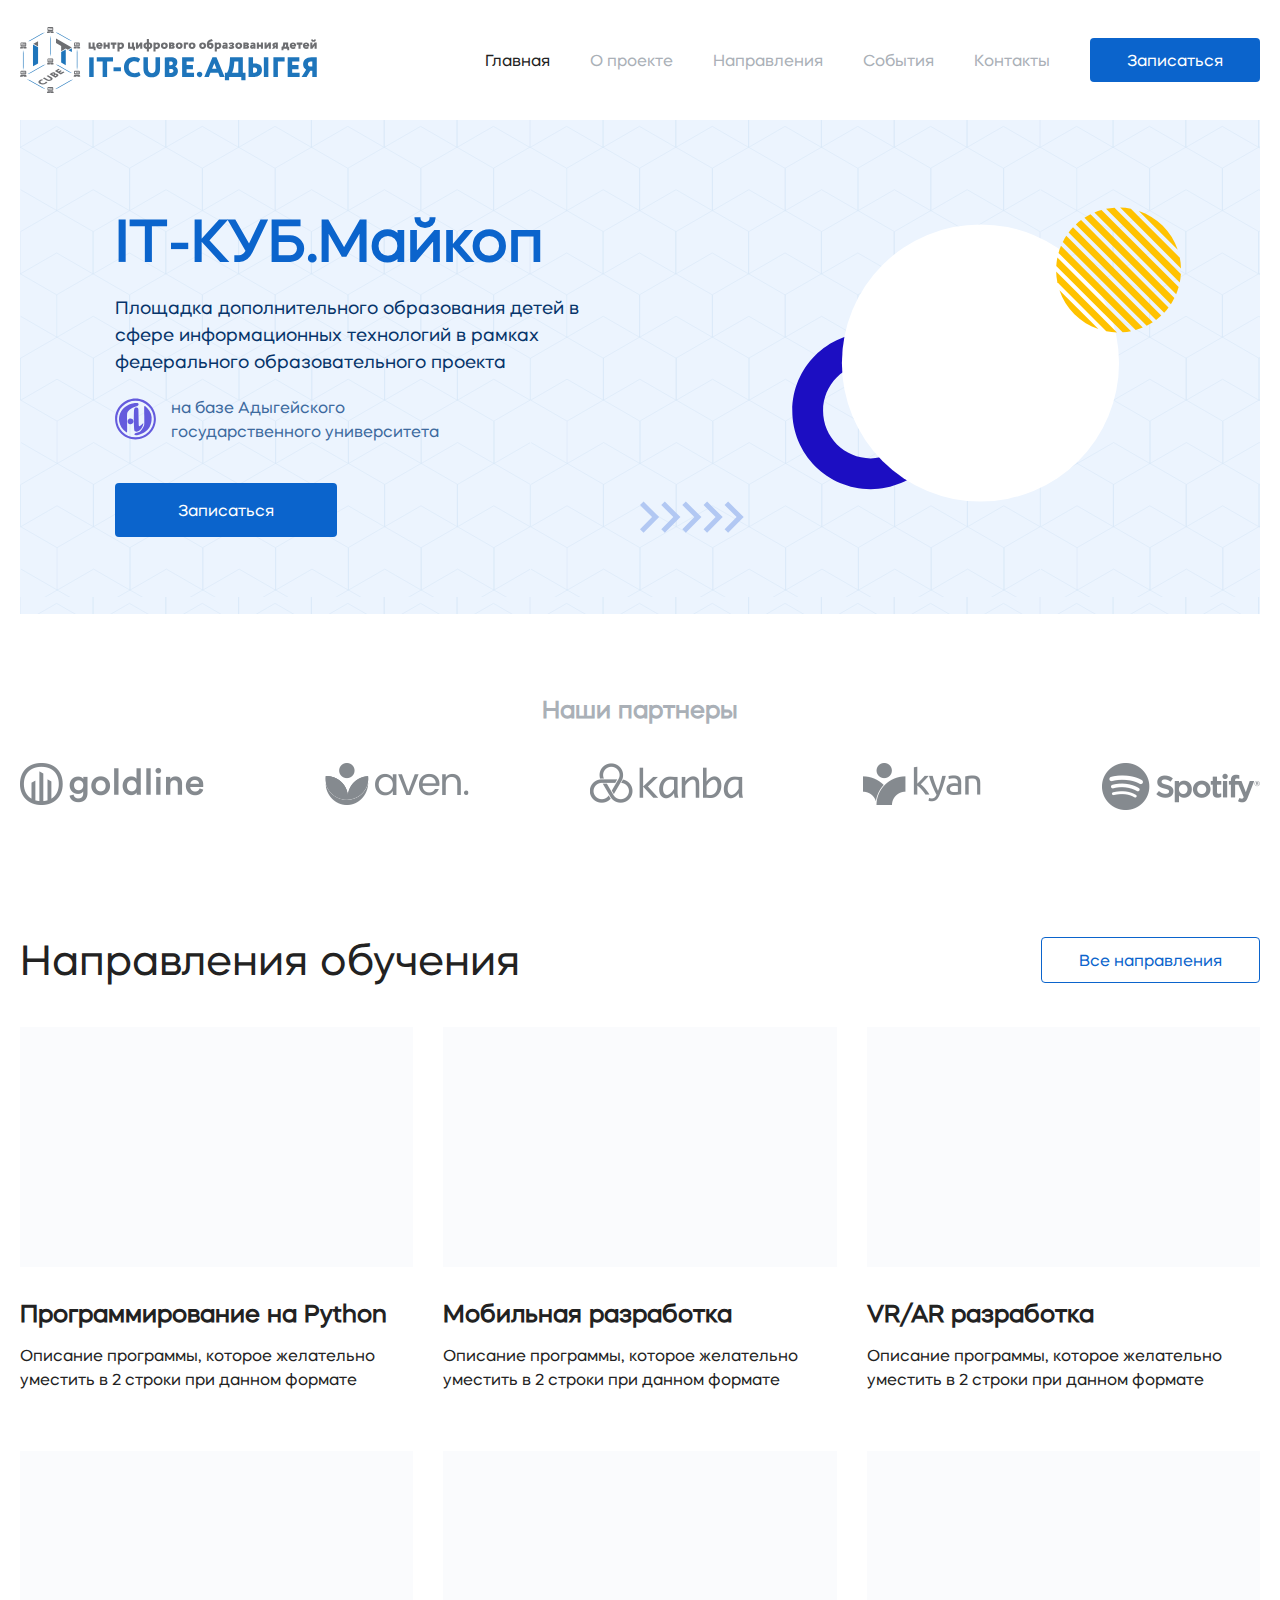
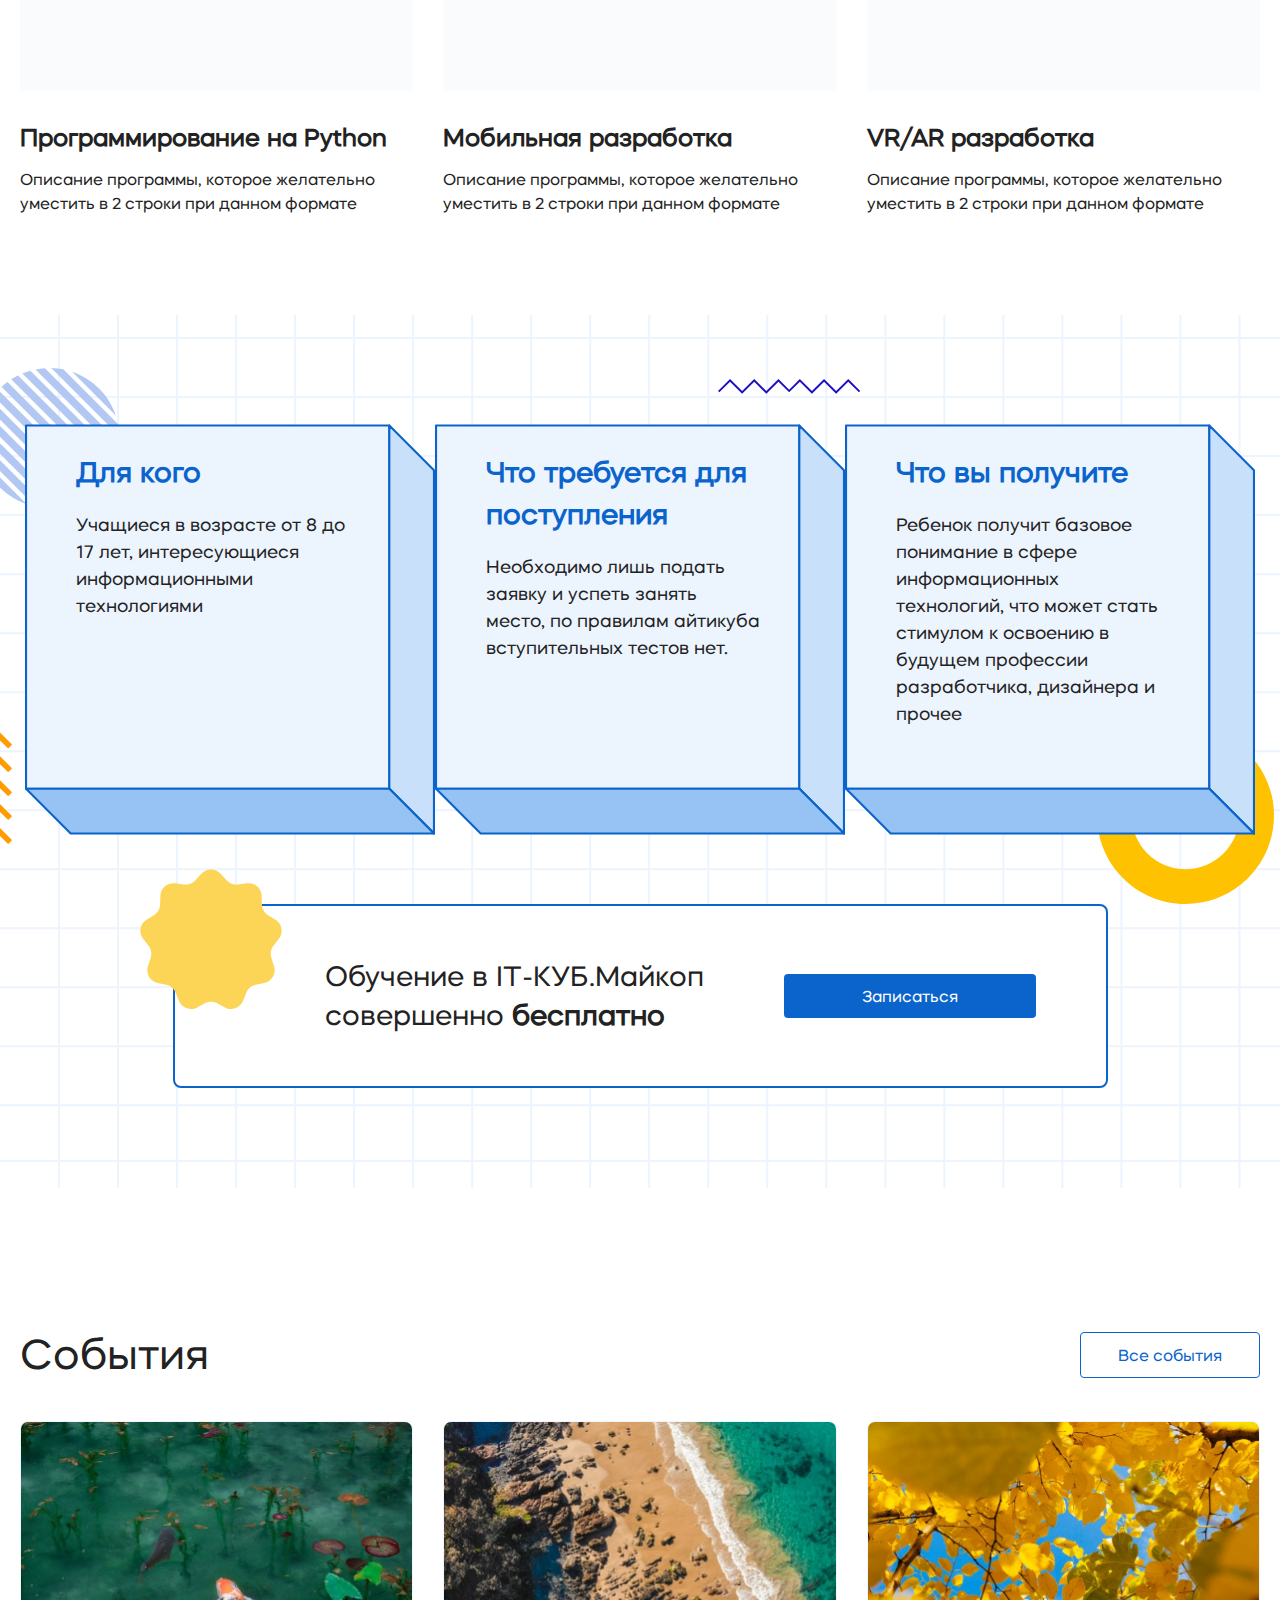
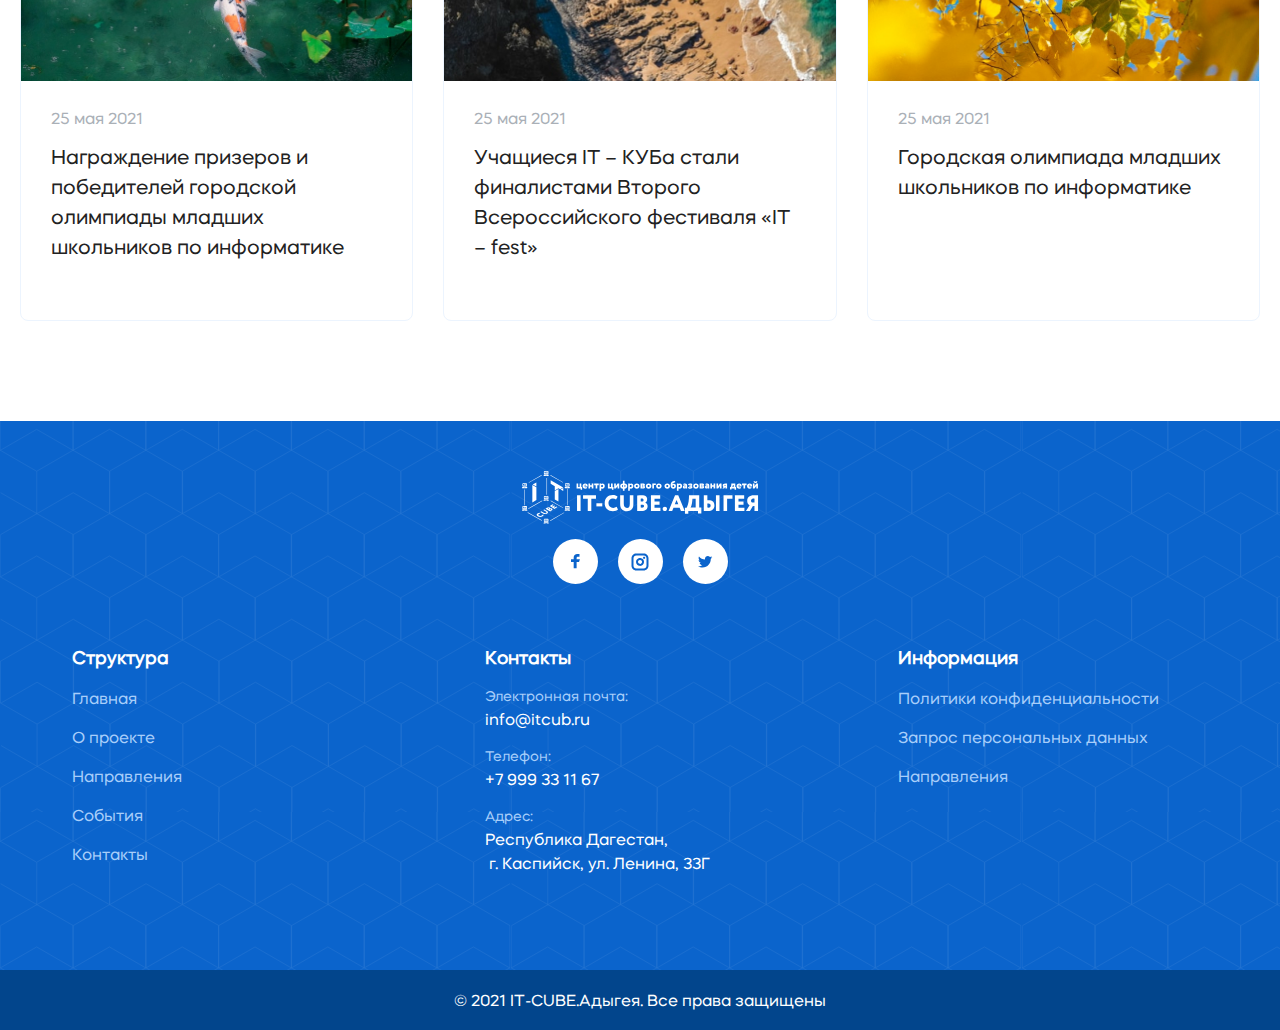
<file: index.html>
<!doctype html><html lang="ru"><head><meta charset="utf-8"><title>IT-Cub: Главная</title><meta name="description" content=""><meta name="viewport" content="width=device-width,initial-scale=1"><script defer="defer" src="main.js"></script><link href="main.css" rel="stylesheet"></head><body class="index-page"><div class="wrapper"><header class="header"><div class="_wrapper"><div class="header__content _container"><div class="main-logo _light header__logo _col"><a href="index.html"><img src="assets/img/main-logo.svg" alt="IT-КУБ"></a></div><div class="header__menu menu _col"><div class="menu__icon js-nav-menu-icon"></div><div class="menu__nav-wrapper"><nav class="menu__body"><ul class="menu__list"><li class="menu__item _active"><a class="menu__link" href="index.html">Главная</a></li><li class="menu__item"><a class="menu__link" href="about.html">О проекте</a></li><li class="menu__item"><a class="menu__link" href="directions.html">Направления</a></li><li class="menu__item"><a class="menu__link" href="events.html">События</a></li><li class="menu__item"><a class="menu__link" href="contacts.html">Контакты</a></li></ul></nav><button class="btn btn-m js-btn-cta">Записаться</button></div></div></div></div></header><main class="content-wrapper"><h1 class="visually-hidden">IT-Cub: Главная страница</h1><section class="hero"><div class="_wrapper"><div class="hero__content _container"><div class="hero__description _col"><h2 class="hero__title title-xl">IT-КУБ.Майкоп</h2><p class="hero__paragraph text-l">Площадка дополнительного образования детей в сфере информационных технологий в рамках федерального образовательного проекта</p><div class="hero__note text-m"><img class="note__image" src="assets/img/logo-university.svg" alt=""><p class="note__text">на базе Адыгейского<br>государственного университета</p></div><button class="btn btn-l js-btn-cta">Записаться</button></div><div class="hero__image-container _col"><img class="hero__image" src="assets/img/hero-img.svg" alt=""></div></div></div></section><section class="partners"><div class="_wrapper"><div class="partners__content _container"><h2 class="partners__title title-m">Наши партнеры</h2><div class="partners__list-wrapper"><ul class="partners__list"><li class="partners__item"><img class="partners__logo" src="assets/img/logo-goldline.png" alt="Goldline"></li><li class="partners__item"><img class="partners__logo" src="assets/img/logo-aven.png" alt="Aven"></li><li class="partners__item"><img class="partners__logo" src="assets/img/logo-kanba.png" alt="Kanba"></li><li class="partners__item"><img class="partners__logo" src="assets/img/logo-kyan.png" alt="Kyan"></li><li class="partners__item"><img class="partners__logo" src="assets/img/logo-spotify.png" alt="Spotify"></li></ul></div></div></div></section><section class="directions"><div class="_wrapper"><div class="cards__header _container"><h2 class="directions__title title-xm">Направления обучения</h2><a class="btn btn-m btn_ghost" href="directions.html">Все направления</a></div><div class="directions__list-wrapper"><ul class="directions__list _container _fw"><li class="directions__item _col"><a href="directions-inner.html"><div class="directions__image-wrapper"><img class="directions__image" src="assets/img/direction.jpg" alt=""></div><div class="directions__description"><h3 class="direction__title title-m">Программирование на Python</h3><p class="direction__description">Описание программы, которое желательно уместить в 2 строки при данном формате</p></div></a></li><li class="directions__item _col"><a href="directions-inner.html"><div class="directions__image-wrapper"><img class="directions__image" src="assets/img/direction.jpg" alt=""></div><div class="directions__description"><h3 class="direction__title title-m">Мобильная разработка</h3><p class="direction__description">Описание программы, которое желательно уместить в 2 строки при данном формате</p></div></a></li><li class="directions__item _col"><a href="directions-inner.html"><div class="directions__image-wrapper"><img class="directions__image" src="assets/img/direction.jpg" alt=""></div><div class="directions__description"><h3 class="direction__title title-m">VR/AR разработка</h3><p class="direction__description">Описание программы, которое желательно уместить в 2 строки при данном формате</p></div></a></li><li class="directions__item _col"><a href="directions-inner.html"><div class="directions__image-wrapper"><img class="directions__image" src="assets/img/direction.jpg" alt=""></div><div class="directions__description"><h3 class="direction__title title-m">Программирование на Python</h3><p class="direction__description">Описание программы, которое желательно уместить в 2 строки при данном формате</p></div></a></li><li class="directions__item _col"><a href="directions-inner.html"><div class="directions__image-wrapper"><img class="directions__image" src="assets/img/direction.jpg" alt=""></div><div class="directions__description"><h3 class="direction__title title-m">Мобильная разработка</h3><p class="direction__description">Описание программы, которое желательно уместить в 2 строки при данном формате</p></div></a></li><li class="directions__item _col"><a href="directions-inner.html"><div class="directions__image-wrapper"><img class="directions__image" src="assets/img/direction.jpg" alt=""></div><div class="directions__description"><h3 class="direction__title title-m">VR/AR разработка</h3><p class="direction__description">Описание программы, которое желательно уместить в 2 строки при данном формате</p></div></a></li></ul></div><a class="btn btn-m btn_ghost directions__btn_bottom" href="directions.html">Все направления</a></div></section><section class="for-whom"><div class="_wrapper"><h2 class="visually-hidden">Ответы на вопросы</h2><div class="for-whom__content"><div class="for-whom__list-wrapper _wrapper"><ul class="for-whom__list questions _container _fw"><li class="questions__item _col"><div class="question__wrapper"><h3 class="questions__title title-l">Для кого</h3><p class="question__description text-l">Учащиеся в возрасте от 8 до 17 лет, интересующиеся информационными технологиями</p></div></li><li class="questions__item _col"><div class="question__wrapper"><h3 class="questions__title title-l">Что требуется для поступления</h3><p class="question__description text-l">Необходимо лишь подать заявку и успеть занять место, по правилам айтикуба вступительных тестов нет.</p></div></li><li class="questions__item _col"><div class="question__wrapper"><h3 class="questions__title title-l">Что вы получите</h3><p class="question__description text-l">Ребенок получит базовое понимание в сфере информационных технологий, что может стать стимулом к освоению в будущем профессии разработчика, дизайнера и прочее</p></div></li></ul></div><div class="for-whom__cta"><p class="cta__text">Обучение в IT-КУБ.Майкоп<br>совершенно <b>бесплатно</b></p><button class="btn btn-m js-btn-cta">Записаться</button></div></div></div></section><section class="events"><div class="_wrapper"><div class="cards__header _container"><h2 class="events__title title-xm">События</h2><a class="btn btn-m btn_ghost" href="events.html">Все события</a></div><ul class="events__list _container _fw"><div class="event__item-wrapper _col"><li class="events__item card_lifted"><a href="events-inner.html"><div class="card__image-wrapper"><img class="events__image card__image" src="assets/img/event-1.jpg" alt="Награждение призеров и победителей городской олимпиады младших школьников по информатике"></div><div class="events__description card__description"><span class="event__time card__caption text-m">25 мая 2021</span><h3 class="event__title card__title title-s">Награждение призеров и победителей городской олимпиады младших школьников по информатике</h3></div></a></li></div><div class="event__item-wrapper _col"><li class="events__item card_lifted"><a href="events-inner.html"><div class="card__image-wrapper"><img class="events__image card__image" src="assets/img/event-2.jpg" alt="Учащиеся IT – КУБа стали финалистами Второго Всероссийского фестиваля «IT – fest»"></div><div class="events__description card__description"><span class="event__time card__caption text-m">25 мая 2021</span><h3 class="event__title card__title title-s">Учащиеся IT – КУБа стали финалистами Второго Всероссийского фестиваля «IT – fest»</h3></div></a></li></div><div class="event__item-wrapper _col"><li class="events__item card_lifted"><a href="events-inner.html"><div class="card__image-wrapper"><img class="events__image card__image" src="assets/img/event-3.jpg" alt="Городская олимпиада младших школьников по информатике"></div><div class="events__description card__description"><span class="event__time card__caption text-m">25 мая 2021</span><h3 class="event__title card__title title-s">Городская олимпиада младших школьников по информатике</h3></div></a></li></div></ul><a class="btn btn-m btn_ghost events__btn_bottom" href="events.html">Все события</a></div></section></main></div><section class="popup-subscribe"><div class="popup__overlay"></div><div class="popup-wrapper"><div class="popup__content" id="popup-subscribe"><h2 class="popup__title title-l">Запись на обучение</h2><button class="popup__close js-popup-close" arial-label="Закрыть форму">Закрыть форму</button><form class="subscribe-form" name="subscribe-form" action="https://echo.htmlacademy.ru/" method="POST" id="subscribe-form"><div class="input-group"><label class="input-group__label text-m" for="full-name">ФИО ребенка*</label><input class="form-input" name="full-name" id="subscribe-name" required placeholder="Иванов Иван Иванович"></div><div class="input-group"><label class="input-group__label text-m" for="parent-full-name">ФИО родителя или законного представителя*</label><input class="form-input" name="parent-full-name" id="subscribe-name-parent" required placeholder="Введите ФИО родителя"></div><div class="input-group"><label class="input-group__label text-m" for="phone">Номер телефона*</label><input class="form-input" type="tel" name="phone" id="subscribe-phone" required minlength="11" maxlength="17" placeholder="+7(000) 000 00 00"></div><div class="input-group"><label class="input-group__label text-m" for="address">Адрес*</label><input class="form-input" name="address" id="subscribe-address" required placeholder="Введите адрес"></div><button class="btn _fw" type="submit">Отправить заявку</button></form></div><div class="popup__content popup__content_success" id="popup-success"><h2 class="popup__title title-m">Спасибо! Ваша заявка получена<br>и зарегистрирована</h2><button class="popup__close js-popup-close" arial-label="Закрыть окно с адресом">Закрыть форму</button><p class="popup__success-text text-l">Вам остается лишь подъехать к нам и подписать документы на подачу заявления.</p><div class="input-group input-group_tall"><span class="input-group__label text-m">Адрес:</span><p class="success-address">Республика Дагестан, г. Каспийск, ул. Ленина, 33Г</p></div><button class="btn _fw js-popup-close" type="submit">Отлично</button></div></div></section><footer class="footer"><div class="_wrapper"><div class="footer__body _container"><div class="brand _col"><div class="main-logo _light footer__logo"><a href="index.html"><img src="assets/img/main-logo-white.svg" alt="IT-КУБ"></a></div><ul class="socials"><li class="socials__item"><a class="socials__link icon-fb" href="#">Facebook</a></li><li class="socials__item"><a class="socials__link icon-ins" href="#">Instagram</a></li><li class="socials__item"><a class="socials__link icon-tw" href="#">Twitter</a></li></ul></div><ul class="footer__list _col"><b class="list__title title-ss">Структура</b><li class="footer__list-item"><a class="footer__link text-m" href="index.html">Главная</a></li><li class="footer__list-item"><a class="footer__link text-m" href="about.html">О проекте</a></li><li class="footer__list-item"><a class="footer__link" href="directions.html">Направления</a></li><li class="footer__list-item"><a class="footer__link" href="events.html">События</a></li><li class="footer__list-item"><a class="footer__link" href="contacts.html">Контакты</a></li></ul><ul class="footer__list _col"><b class="list__title title-ss">Контакты</b><li class="footer__list-item"><p class="footer-item__title text-s">Электронная почта:</p><a class="footer-item__text text-m" href="mailto:info@itcub.ru">info@itcub.ru</a></li><li class="footer__list-item"><p class="footer-item__title text-s">Телефон:</p><a class="footer-item__text text-m" href="+7999331167">+7 999 33 11 67</a></li><li class="footer__list-item"><p class="footer-item__title text-s">Адрес:</p><p class="footer-item__text text-m">Республика Дагестан,<br> г. Каспийск, ул. Ленина, 33Г</p></li></ul><ul class="footer__list _col"><b class="list__title title-ss">Информация</b><li class="footer__list-item"><a class="footer__link" href="#">Политики конфиденциальности</a></li><li class="footer__list-item"><a class="footer__link" href="#">Запрос персональных данных</a></li><li class="footer__list-item"><a class="footer__link" href="#">Направления</a></li></ul></div></div><div class="footer__copyright"><p>© 2021 IT-CUBE.Адыгея. Все права защищены</p></div></footer></body></html>
</file>
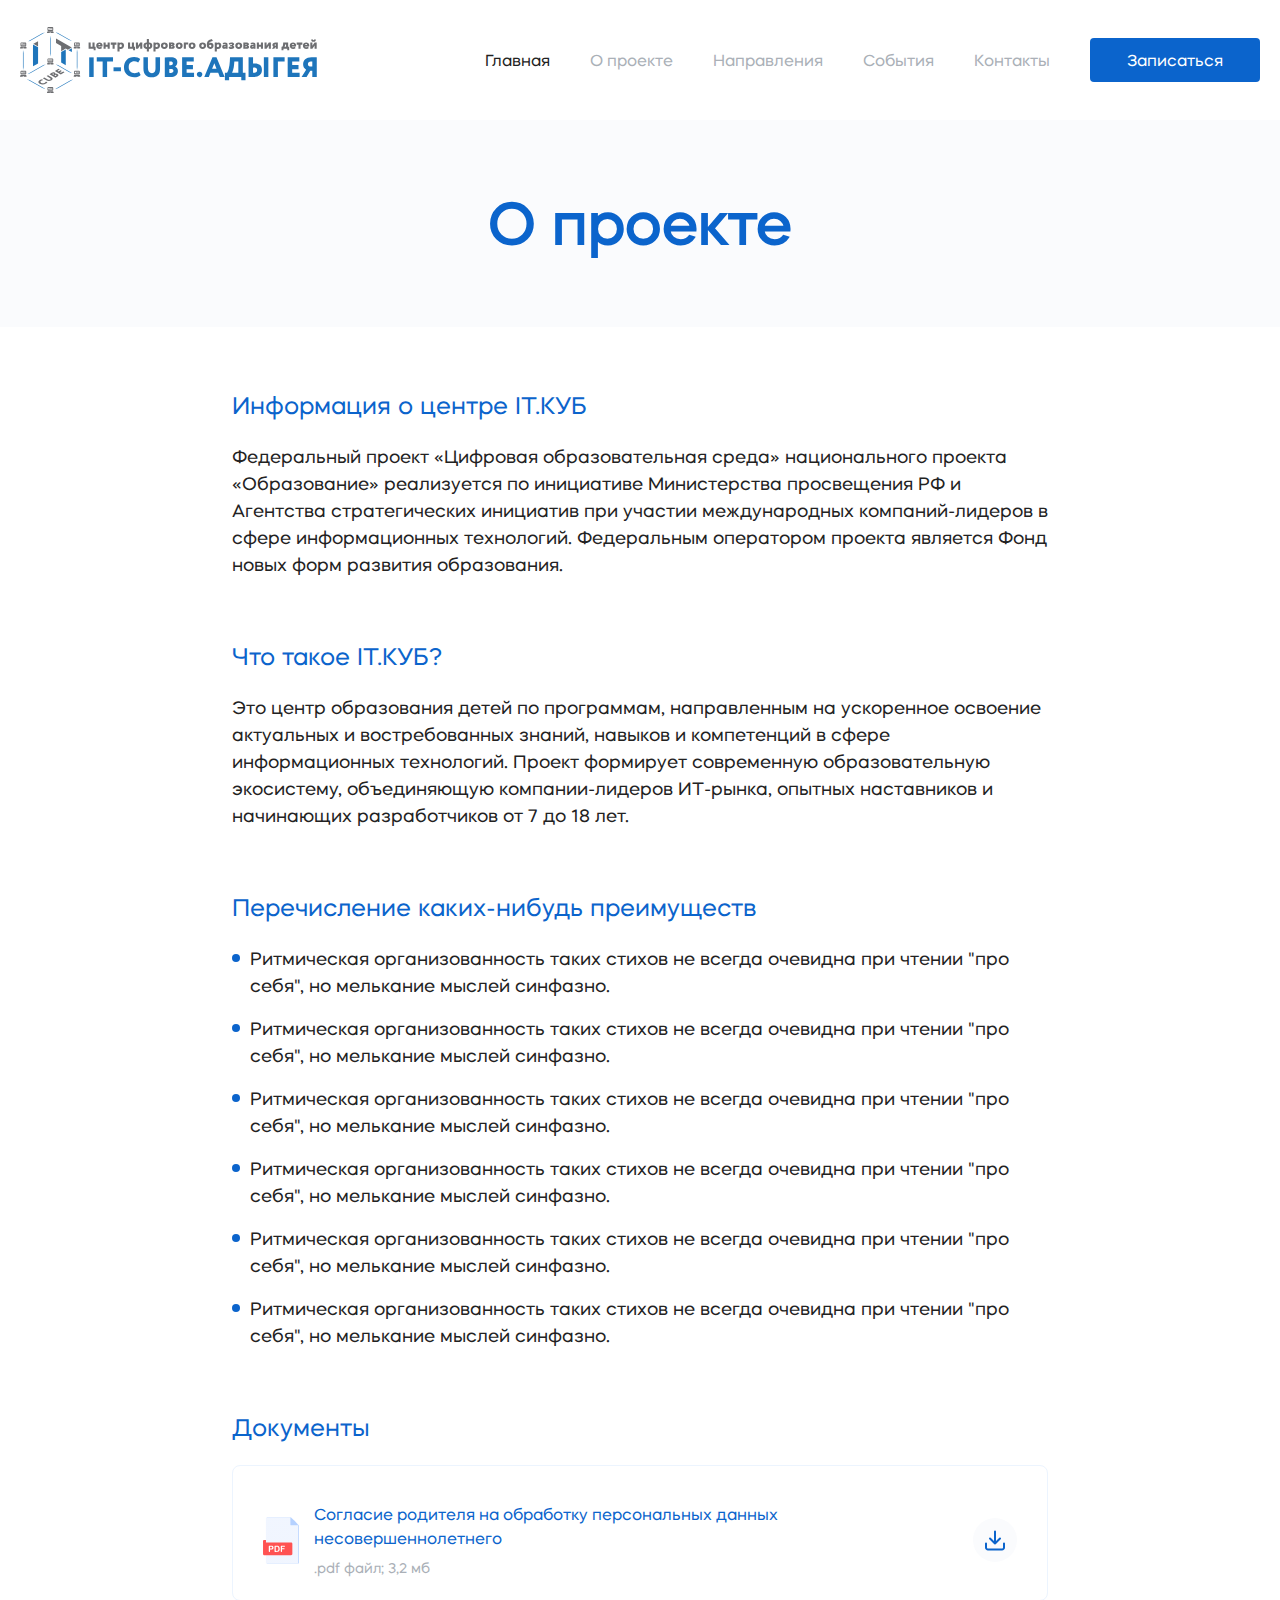
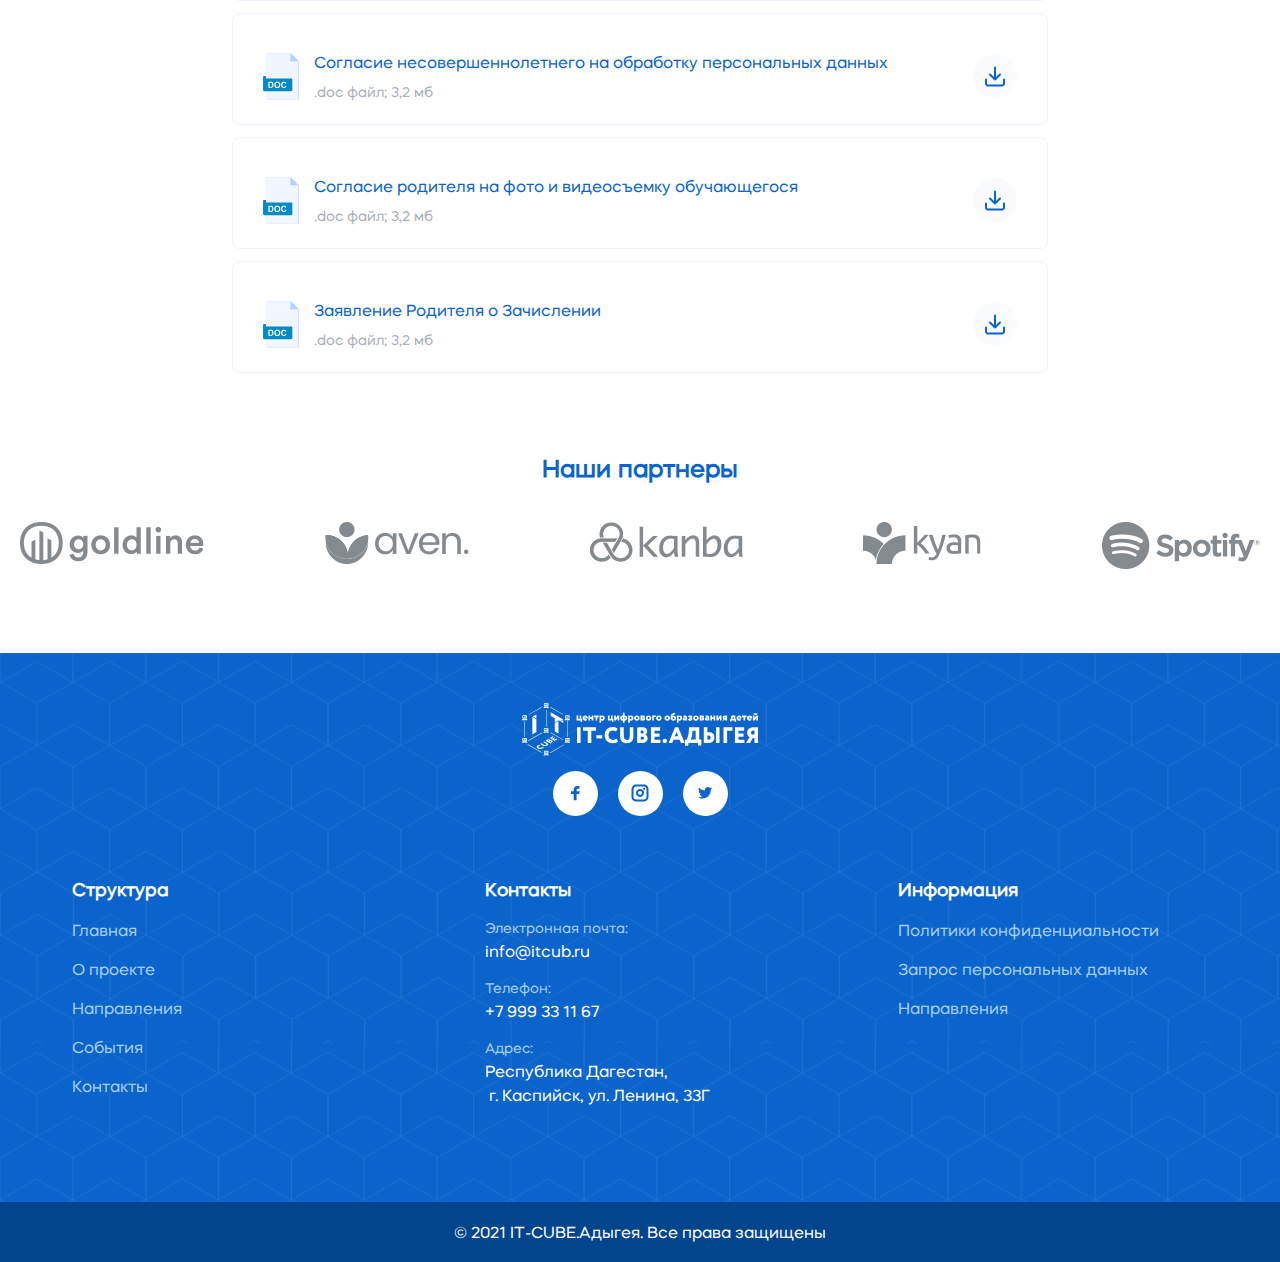
<file: about.html>
<!doctype html><html lang="ru"><head><meta charset="utf-8"><title>О проекте</title><meta name="description" content=""><meta name="viewport" content="width=device-width,initial-scale=1"><script defer="defer" src="main.js"></script><link href="main.css" rel="stylesheet"></head><body class="about-page"><div class="wrapper"><header class="header"><div class="_wrapper"><div class="header__content _container"><div class="main-logo _light header__logo _col"><a href="index.html"><img src="assets/img/main-logo.svg" alt="IT-КУБ"></a></div><div class="header__menu menu _col"><div class="menu__icon js-nav-menu-icon"></div><div class="menu__nav-wrapper"><nav class="menu__body"><ul class="menu__list"><li class="menu__item _active"><a class="menu__link" href="index.html">Главная</a></li><li class="menu__item"><a class="menu__link" href="about.html">О проекте</a></li><li class="menu__item"><a class="menu__link" href="directions.html">Направления</a></li><li class="menu__item"><a class="menu__link" href="events.html">События</a></li><li class="menu__item"><a class="menu__link" href="contacts.html">Контакты</a></li></ul></nav><button class="btn btn-m js-btn-cta">Записаться</button></div></div></div></div></header><main class="content-wrapper"><h1 class="visually-hidden">О проекте</h1><div class="about__title"><div class="_g-wrapper"><h2 class="title-xl">О проекте</h2></div></div><div class="article-page"><div class="_g-wrapper"><section class="information"><h2 class="title-m">Информация о центре IT.КУБ</h2><p class="description text-l">Федеральный проект «Цифровая образовательная среда» национального проекта «Образование» реализуется по инициативе Министерства просвещения РФ и Агентства стратегических инициатив при участии международных компаний-лидеров в сфере информационных технологий. Федеральным оператором проекта является Фонд новых форм развития образования.</p></section><section class="about"><h2 class="title-m">Что такое IT.КУБ?</h2><p class="description text-l">Это центр образования детей по программам, направленным на ускоренное освоение актуальных и востребованных знаний, навыков и компетенций в сфере информационных технологий. Проект формирует современную образовательную экосистему, объединяющую компании-лидеров ИТ-рынка, опытных наставников и начинающих разработчиков от 7 до 18 лет.</p></section><section class="advantages"><h2 class="title-m">Перечисление каких-нибудь преимуществ</h2><ul class="advantages__list"><li class="advantages__item"><p class="description text-l">Ритмическая организованность таких стихов не всегда очевидна при чтении "про себя", но мелькание мыслей синфазно.</p></li><li class="advantages__item"><p class="description text-l">Ритмическая организованность таких стихов не всегда очевидна при чтении "про себя", но мелькание мыслей синфазно.</p></li><li class="advantages__item"><p class="description text-l">Ритмическая организованность таких стихов не всегда очевидна при чтении "про себя", но мелькание мыслей синфазно.</p></li><li class="advantages__item"><p class="description text-l">Ритмическая организованность таких стихов не всегда очевидна при чтении "про себя", но мелькание мыслей синфазно.</p></li><li class="advantages__item"><p class="description text-l">Ритмическая организованность таких стихов не всегда очевидна при чтении "про себя", но мелькание мыслей синфазно.</p></li><li class="advantages__item"><p class="description text-l">Ритмическая организованность таких стихов не всегда очевидна при чтении "про себя", но мелькание мыслей синфазно.</p></li></ul></section><section class="documents"><h2 class="title-m">Документы</h2><ul class="documents__list"><li class="documents__item"><a class="item__link" href="#" download><div class="link__info"><div class="icon"><img class="icon" src="assets/img/icon-file-pdf.svg" alt="File"></div><div class="info"><h3 class="text-m">Согласие родителя на обработку персональных данных несовершеннолетнего</h3><span class="text-s">.pdf файл; 3,2 мб</span></div></div><div class="link__download"><img src="assets/img/icon-download.svg" alt="Download"></div></a></li><li class="documents__item"><a class="item__link" href="#" download><div class="link__info"><div class="icon"><img src="assets/img/icon-file-doc.svg" alt="File"></div><div class="info"><h3 class="text-m">Согласие несовершеннолетнего на обработку персональных данных</h3><span class="text-s">.doc файл; 3,2 мб</span></div></div><div class="link__download"><img src="assets/img/icon-download.svg" alt="Download"></div></a></li><li class="documents__item"><a class="item__link" href="#" download><div class="link__info"><div class="icon"><img src="assets/img/icon-file-doc.svg" alt="File"></div><div class="info"><h3 class="text-m">Согласие родителя на фото и видеосъемку обучающегося</h3><span class="text-s">.doc файл; 3,2 мб</span></div></div><div class="link__download"><img src="assets/img/icon-download.svg" alt="Download"></div></a></li><li class="documents__item"><a class="item__link" href="#" download><div class="link__info"><div class="icon"><img src="assets/img/icon-file-doc.svg" alt="File"></div><div class="info"><h3 class="text-m">Заявление Родителя о Зачислении</h3><span class="text-s">.doc файл; 3,2 мб</span></div></div><div class="link__download"><img src="assets/img/icon-download.svg" alt="Download"></div></a></li></ul></section></div></div><section class="partners"><div class="_wrapper"><div class="partners__content _container"><h2 class="partners__title title-m">Наши партнеры</h2><div class="partners__list-wrapper"><ul class="partners__list"><li class="partners__item"><img class="partners__logo" src="assets/img/logo-goldline.png" alt="Goldline"></li><li class="partners__item"><img class="partners__logo" src="assets/img/logo-aven.png" alt="Aven"></li><li class="partners__item"><img class="partners__logo" src="assets/img/logo-kanba.png" alt="Kanba"></li><li class="partners__item"><img class="partners__logo" src="assets/img/logo-kyan.png" alt="Kyan"></li><li class="partners__item"><img class="partners__logo" src="assets/img/logo-spotify.png" alt="Spotify"></li></ul></div></div></div></section></main></div><section class="popup-subscribe"><div class="popup__overlay"></div><div class="popup-wrapper"><div class="popup__content" id="popup-subscribe"><h2 class="popup__title title-l">Запись на обучение</h2><button class="popup__close js-popup-close" arial-label="Закрыть форму">Закрыть форму</button><form class="subscribe-form" name="subscribe-form" action="https://echo.htmlacademy.ru/" method="POST" id="subscribe-form"><div class="input-group"><label class="input-group__label text-m" for="full-name">ФИО ребенка*</label><input class="form-input" name="full-name" id="subscribe-name" required placeholder="Иванов Иван Иванович"></div><div class="input-group"><label class="input-group__label text-m" for="parent-full-name">ФИО родителя или законного представителя*</label><input class="form-input" name="parent-full-name" id="subscribe-name-parent" required placeholder="Введите ФИО родителя"></div><div class="input-group"><label class="input-group__label text-m" for="phone">Номер телефона*</label><input class="form-input" type="tel" name="phone" id="subscribe-phone" required minlength="11" maxlength="17" placeholder="+7(000) 000 00 00"></div><div class="input-group"><label class="input-group__label text-m" for="address">Адрес*</label><input class="form-input" name="address" id="subscribe-address" required placeholder="Введите адрес"></div><button class="btn _fw" type="submit">Отправить заявку</button></form></div><div class="popup__content popup__content_success" id="popup-success"><h2 class="popup__title title-m">Спасибо! Ваша заявка получена<br>и зарегистрирована</h2><button class="popup__close js-popup-close" arial-label="Закрыть окно с адресом">Закрыть форму</button><p class="popup__success-text text-l">Вам остается лишь подъехать к нам и подписать документы на подачу заявления.</p><div class="input-group input-group_tall"><span class="input-group__label text-m">Адрес:</span><p class="success-address">Республика Дагестан, г. Каспийск, ул. Ленина, 33Г</p></div><button class="btn _fw js-popup-close" type="submit">Отлично</button></div></div></section><footer class="footer"><div class="_wrapper"><div class="footer__body _container"><div class="brand _col"><div class="main-logo _light footer__logo"><a href="index.html"><img src="assets/img/main-logo-white.svg" alt="IT-КУБ"></a></div><ul class="socials"><li class="socials__item"><a class="socials__link icon-fb" href="#">Facebook</a></li><li class="socials__item"><a class="socials__link icon-ins" href="#">Instagram</a></li><li class="socials__item"><a class="socials__link icon-tw" href="#">Twitter</a></li></ul></div><ul class="footer__list _col"><b class="list__title title-ss">Структура</b><li class="footer__list-item"><a class="footer__link text-m" href="index.html">Главная</a></li><li class="footer__list-item"><a class="footer__link text-m" href="about.html">О проекте</a></li><li class="footer__list-item"><a class="footer__link" href="directions.html">Направления</a></li><li class="footer__list-item"><a class="footer__link" href="events.html">События</a></li><li class="footer__list-item"><a class="footer__link" href="contacts.html">Контакты</a></li></ul><ul class="footer__list _col"><b class="list__title title-ss">Контакты</b><li class="footer__list-item"><p class="footer-item__title text-s">Электронная почта:</p><a class="footer-item__text text-m" href="mailto:info@itcub.ru">info@itcub.ru</a></li><li class="footer__list-item"><p class="footer-item__title text-s">Телефон:</p><a class="footer-item__text text-m" href="+7999331167">+7 999 33 11 67</a></li><li class="footer__list-item"><p class="footer-item__title text-s">Адрес:</p><p class="footer-item__text text-m">Республика Дагестан,<br> г. Каспийск, ул. Ленина, 33Г</p></li></ul><ul class="footer__list _col"><b class="list__title title-ss">Информация</b><li class="footer__list-item"><a class="footer__link" href="#">Политики конфиденциальности</a></li><li class="footer__list-item"><a class="footer__link" href="#">Запрос персональных данных</a></li><li class="footer__list-item"><a class="footer__link" href="#">Направления</a></li></ul></div></div><div class="footer__copyright"><p>© 2021 IT-CUBE.Адыгея. Все права защищены</p></div></footer></body></html>
</file>
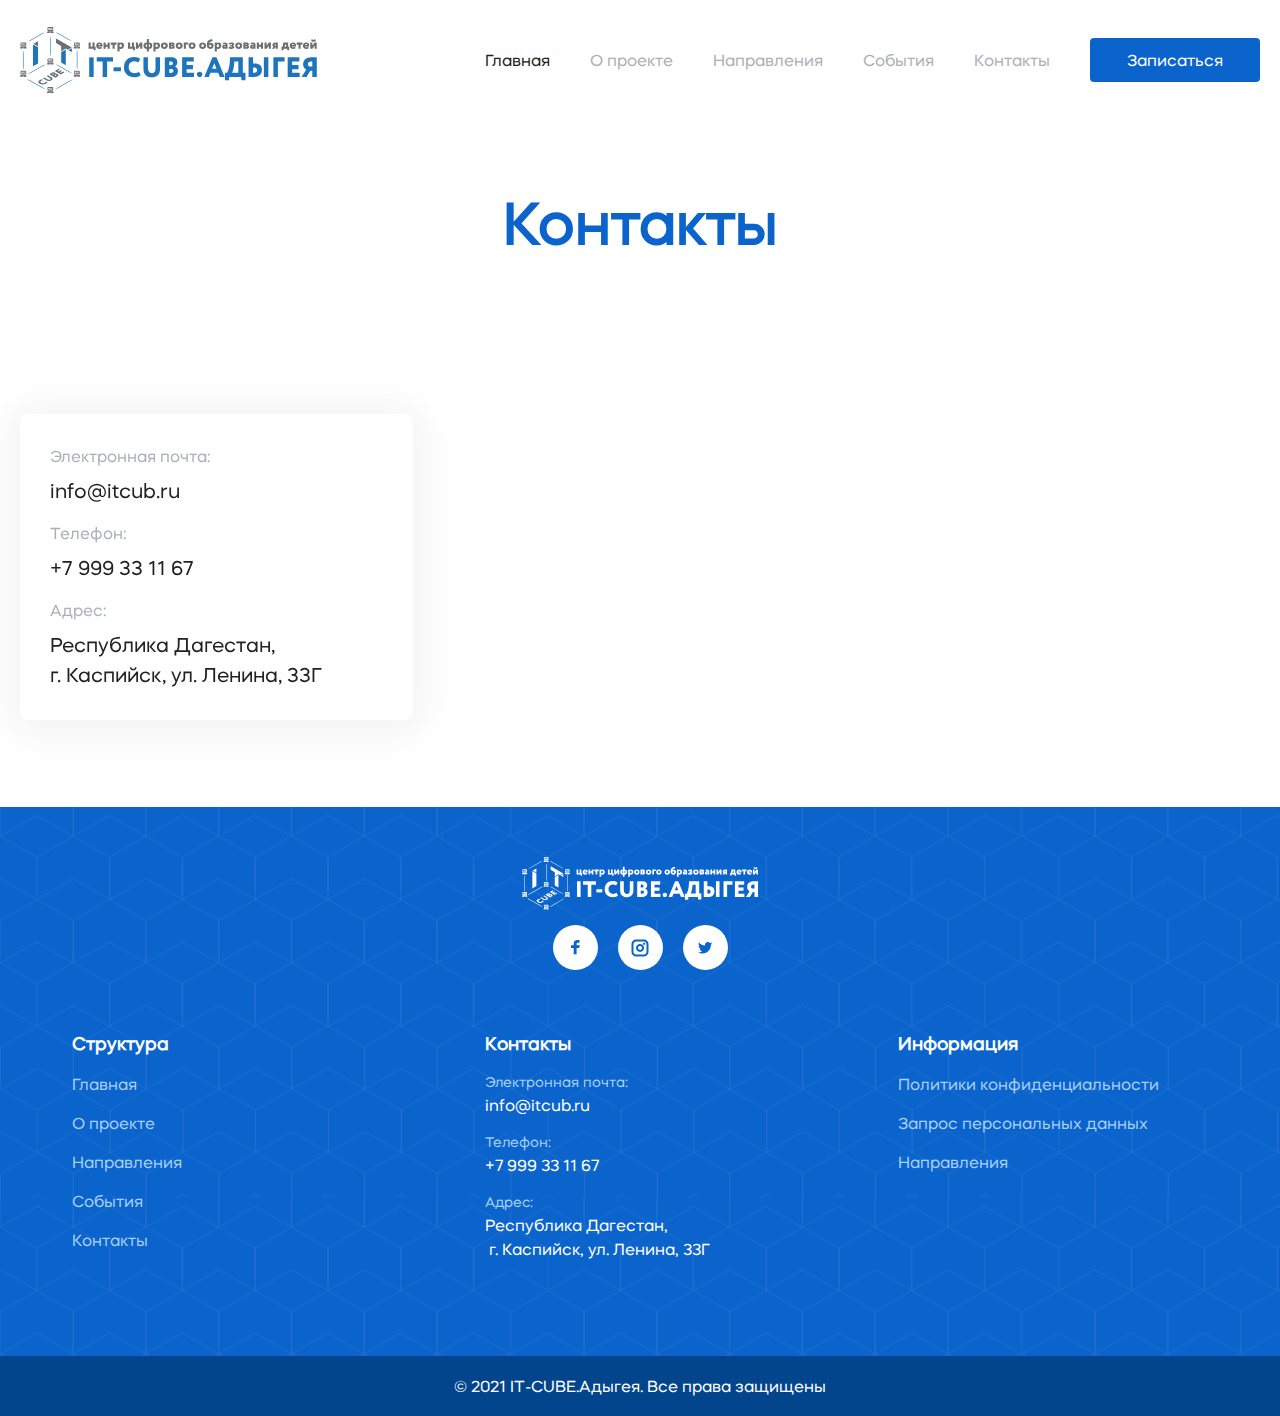
<file: contacts.html>
<!doctype html><html lang="ru"><head><meta charset="utf-8"><title>Контакты</title><meta name="description" content=""><meta name="viewport" content="width=device-width,initial-scale=1"><script defer="defer" src="main.js"></script><link href="main.css" rel="stylesheet"></head><body class="contacts-page"><div class="wrapper"><header class="header"><div class="_wrapper"><div class="header__content _container"><div class="main-logo _light header__logo _col"><a href="index.html"><img src="assets/img/main-logo.svg" alt="IT-КУБ"></a></div><div class="header__menu menu _col"><div class="menu__icon js-nav-menu-icon"></div><div class="menu__nav-wrapper"><nav class="menu__body"><ul class="menu__list"><li class="menu__item _active"><a class="menu__link" href="index.html">Главная</a></li><li class="menu__item"><a class="menu__link" href="about.html">О проекте</a></li><li class="menu__item"><a class="menu__link" href="directions.html">Направления</a></li><li class="menu__item"><a class="menu__link" href="events.html">События</a></li><li class="menu__item"><a class="menu__link" href="contacts.html">Контакты</a></li></ul></nav><button class="btn btn-m js-btn-cta">Записаться</button></div></div></div></div></header><main class="content-wrapper"><h1 class="visually-hidden">Контакты</h1><section class="contacts"><div class="_wrapper"><h2 class="contacts__title title-xl">Контакты</h2><div class="contacts__info _wrapper"><div class="info__item"><h3 class="text-m">Электронная почта:</h3><a class="title-s" href="mailto: info@itcub.ru">info@itcub.ru</a></div><div class="info__item"><h3 class="text-m">Телефон:</h3><a class="title-s" href="tel: +7 999 33 11 67">+7 999 33 11 67</a></div><div class="info__item"><h3 class="text-m">Адрес:</h3><address class="title-s">Республика Дагестан,<br>г. Каспийск, ул. Ленина, 33Г</address></div></div></div><div class="contacts__map"><div class="map__container"><iframe src="https://yandex.ru/map-widget/v1/?um=constructor%3A9bb347f66ae80276d742a99e9fe83ac29ed13f2694a85bf72011d2e1e282a461&amp;amp;source=constructor" width="1280" height="480" frameborder="0"></iframe></div></div></section></main></div><section class="popup-subscribe"><div class="popup__overlay"></div><div class="popup-wrapper"><div class="popup__content" id="popup-subscribe"><h2 class="popup__title title-l">Запись на обучение</h2><button class="popup__close js-popup-close" arial-label="Закрыть форму">Закрыть форму</button><form class="subscribe-form" name="subscribe-form" action="https://echo.htmlacademy.ru/" method="POST" id="subscribe-form"><div class="input-group"><label class="input-group__label text-m" for="full-name">ФИО ребенка*</label><input class="form-input" name="full-name" id="subscribe-name" required placeholder="Иванов Иван Иванович"></div><div class="input-group"><label class="input-group__label text-m" for="parent-full-name">ФИО родителя или законного представителя*</label><input class="form-input" name="parent-full-name" id="subscribe-name-parent" required placeholder="Введите ФИО родителя"></div><div class="input-group"><label class="input-group__label text-m" for="phone">Номер телефона*</label><input class="form-input" type="tel" name="phone" id="subscribe-phone" required minlength="11" maxlength="17" placeholder="+7(000) 000 00 00"></div><div class="input-group"><label class="input-group__label text-m" for="address">Адрес*</label><input class="form-input" name="address" id="subscribe-address" required placeholder="Введите адрес"></div><button class="btn _fw" type="submit">Отправить заявку</button></form></div><div class="popup__content popup__content_success" id="popup-success"><h2 class="popup__title title-m">Спасибо! Ваша заявка получена<br>и зарегистрирована</h2><button class="popup__close js-popup-close" arial-label="Закрыть окно с адресом">Закрыть форму</button><p class="popup__success-text text-l">Вам остается лишь подъехать к нам и подписать документы на подачу заявления.</p><div class="input-group input-group_tall"><span class="input-group__label text-m">Адрес:</span><p class="success-address">Республика Дагестан, г. Каспийск, ул. Ленина, 33Г</p></div><button class="btn _fw js-popup-close" type="submit">Отлично</button></div></div></section><footer class="footer"><div class="_wrapper"><div class="footer__body _container"><div class="brand _col"><div class="main-logo _light footer__logo"><a href="index.html"><img src="assets/img/main-logo-white.svg" alt="IT-КУБ"></a></div><ul class="socials"><li class="socials__item"><a class="socials__link icon-fb" href="#">Facebook</a></li><li class="socials__item"><a class="socials__link icon-ins" href="#">Instagram</a></li><li class="socials__item"><a class="socials__link icon-tw" href="#">Twitter</a></li></ul></div><ul class="footer__list _col"><b class="list__title title-ss">Структура</b><li class="footer__list-item"><a class="footer__link text-m" href="index.html">Главная</a></li><li class="footer__list-item"><a class="footer__link text-m" href="about.html">О проекте</a></li><li class="footer__list-item"><a class="footer__link" href="directions.html">Направления</a></li><li class="footer__list-item"><a class="footer__link" href="events.html">События</a></li><li class="footer__list-item"><a class="footer__link" href="contacts.html">Контакты</a></li></ul><ul class="footer__list _col"><b class="list__title title-ss">Контакты</b><li class="footer__list-item"><p class="footer-item__title text-s">Электронная почта:</p><a class="footer-item__text text-m" href="mailto:info@itcub.ru">info@itcub.ru</a></li><li class="footer__list-item"><p class="footer-item__title text-s">Телефон:</p><a class="footer-item__text text-m" href="+7999331167">+7 999 33 11 67</a></li><li class="footer__list-item"><p class="footer-item__title text-s">Адрес:</p><p class="footer-item__text text-m">Республика Дагестан,<br> г. Каспийск, ул. Ленина, 33Г</p></li></ul><ul class="footer__list _col"><b class="list__title title-ss">Информация</b><li class="footer__list-item"><a class="footer__link" href="#">Политики конфиденциальности</a></li><li class="footer__list-item"><a class="footer__link" href="#">Запрос персональных данных</a></li><li class="footer__list-item"><a class="footer__link" href="#">Направления</a></li></ul></div></div><div class="footer__copyright"><p>© 2021 IT-CUBE.Адыгея. Все права защищены</p></div></footer></body></html>
</file>
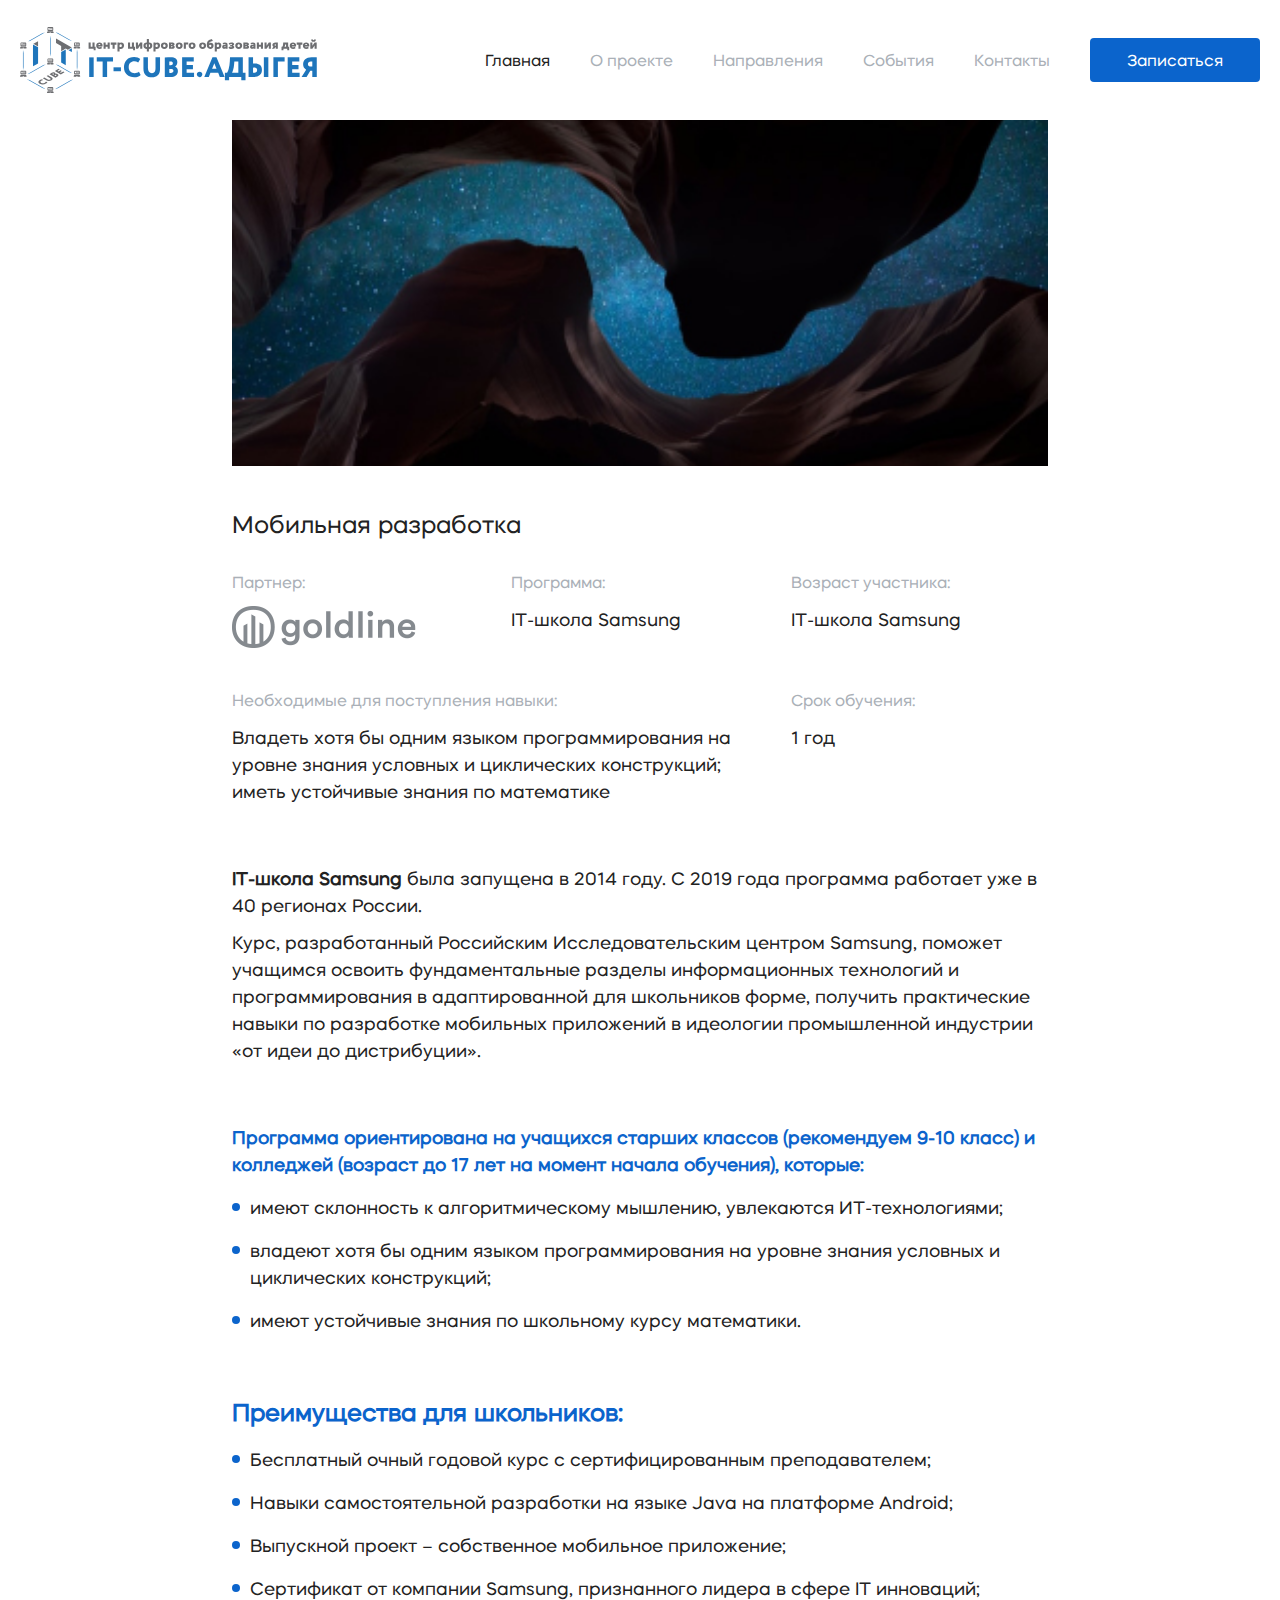
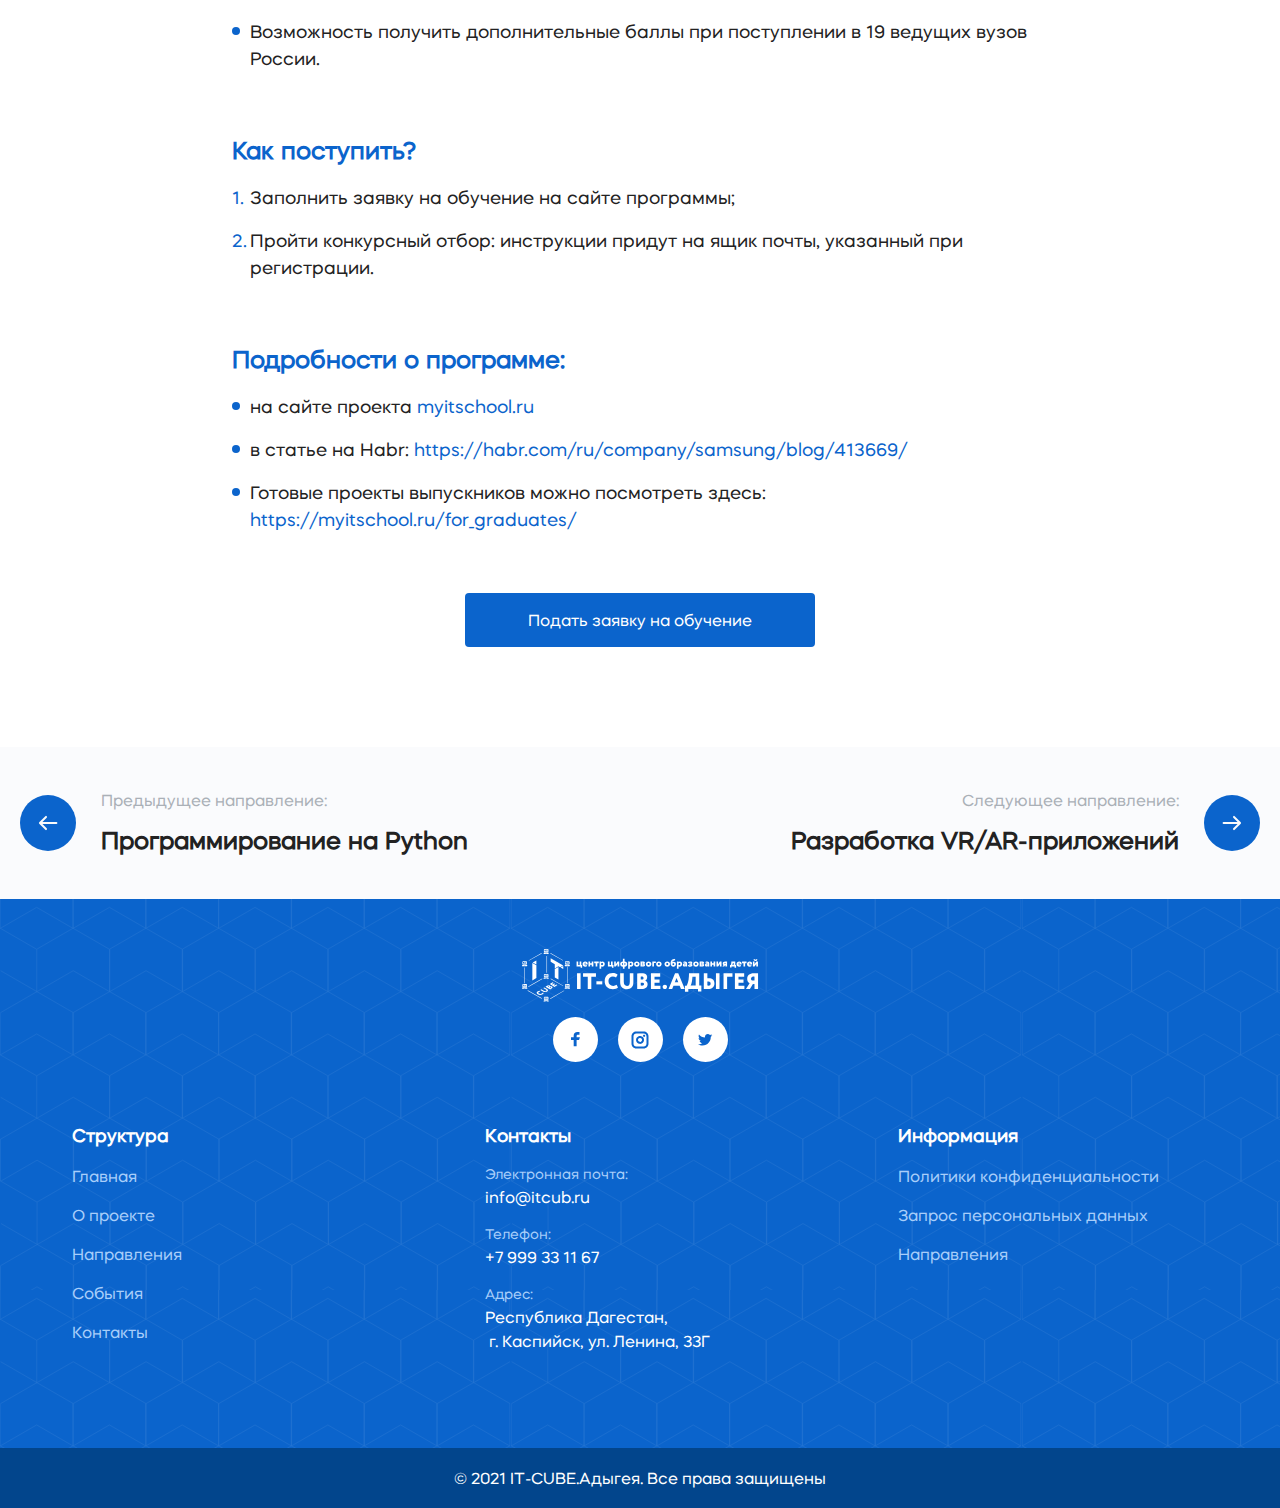
<file: directions-inner.html>
<!doctype html><html lang="ru"><head><meta charset="utf-8"><title>Страница отдельного направления</title><meta name="description" content=""><meta name="viewport" content="width=device-width,initial-scale=1"><script defer="defer" src="main.js"></script><link href="main.css" rel="stylesheet"></head><body class="directions-inner-page"><div class="wrapper"><header class="header"><div class="_wrapper"><div class="header__content _container"><div class="main-logo _light header__logo _col"><a href="index.html"><img src="assets/img/main-logo.svg" alt="IT-КУБ"></a></div><div class="header__menu menu _col"><div class="menu__icon js-nav-menu-icon"></div><div class="menu__nav-wrapper"><nav class="menu__body"><ul class="menu__list"><li class="menu__item _active"><a class="menu__link" href="index.html">Главная</a></li><li class="menu__item"><a class="menu__link" href="about.html">О проекте</a></li><li class="menu__item"><a class="menu__link" href="directions.html">Направления</a></li><li class="menu__item"><a class="menu__link" href="events.html">События</a></li><li class="menu__item"><a class="menu__link" href="contacts.html">Контакты</a></li></ul></nav><button class="btn btn-m js-btn-cta">Записаться</button></div></div></div></div></header><main class="content-wrapper"><h1 class="visually-hidden">Страница отдельного направления</h1><div class="directions-inner__wrapper _g-wrapper"><section class="directions-inner__info article-page"><div class="info__image"><img src="assets/img/gallery-image-5.jpg" alt="Event image"></div><h2 class="info__title title-xs">Мобильная разработка</h2><ul class="info__list"><li class="info__item"><h3 class="item__title text-m">Партнер:</h3><img class="item__image" src="assets/img/logo-goldline.png" alt="Goldline"></li><li class="info__item"><h3 class="item__title text-m">Программа:</h3><p class="item__description title-m">IT-школа Samsung</p></li><li class="info__item"><h3 class="item__title text-m">Возраст участника:</h3><p class="item__description title-m">IT-школа Samsung</p></li><li class="info__item"><h3 class="item__title text-m">Необходимые для поступления навыки:</h3><p class="item__description title-m">Владеть хотя бы одним языком программирования на уровне знания условных и циклических конструкций; иметь устойчивые знания по математике</p></li><li class="info__item"><h3 class="item__title text-m">Срок обучения:</h3><p class="item__description title-m">1 год</p></li></ul><div class="info__description"><p class="text"><b>IT-школа Samsung</b> была запущена в 2014 году. С 2019 года программа работает уже в 40 регионах России.</p><p class="text">Курс, разработанный Российским Исследовательским центром Samsung, поможет учащимся освоить фундаментальные разделы информационных технологий и программирования в адаптированной для школьников форме, получить практические навыки по разработке мобильных приложений в идеологии промышленной индустрии «от идеи до дистрибуции».</p></div><div class="info__description"><p class="selected__text">Программа ориентирована на учащихся старших классов (рекомендуем 9-10 класс) и колледжей (возраст до 17 лет на момент начала обучения), которые:</p><ul><li><p class="text-l">имеют склонность к алгоритмическому мышлению, увлекаются ИТ-технологиями;</p></li><li><p class="text-l">владеют хотя бы одним языком программирования на уровне знания условных и циклических конструкций;</p></li><li><p class="text-l">имеют устойчивые знания по школьному курсу математики.</p></li></ul></div><div class="info__description"><h3 class="title-m">Преимущества для школьников:</h3><ul><li><p class="text-l">Бесплатный очный годовой курс с сертифицированным преподавателем;</p></li><li><p class="text-l">Навыки самостоятельной разработки на языке Java на платформе Android;</p></li><li><p class="text-l">Выпускной проект – собственное мобильное приложение;</p></li><li><p class="text-l">Сертификат от компании Samsung, признанного лидера в сфере IT инноваций;</p></li><li><p class="text-l">Возможность получить дополнительные баллы при поступлении в 19 ведущих вузов России.</p></li></ul></div><div class="info__description"><h3 class="title-m">Как поступить?</h3><ol><li><p class="text-l">Заполнить заявку на обучение на сайте программы;</p></li><li><p class="text-l">Пройти конкурсный отбор: инструкции придут на ящик почты, указанный при регистрации.</p></li></ol></div><div class="info__description"><h3 class="title-m">Подробности о программе:</h3><ul><li><p class="text-l">на сайте проекта <a href="myitschool.ru" target="_blank">myitschool.ru</a></p></li><li><p class="text-l">в статье на Habr: <a href="https://habr.com/ru/company/samsung/blog/413669/" target="_blank">https://habr.com/ru/company/samsung/blog/413669/</a></p></li><li><p class="text-l">Готовые проекты выпускников можно посмотреть здесь: <a href="https://myitschool.ru/for_graduates/" target="_blank">https://myitschool.ru/for_graduates/</a></p></li></ul></div><button class="btn btn-l js-btn-cta">Подать заявку на обучение</button></section></div><section class="directions-inner__links"><div class="_wrapper"><div class="link__wrapper"><a class="link__previous" href="#"><div class="link__arrow btn"><img src="assets/img/icon-arrow-left.svg" alt="link"></div><div class="link__info"><h3 class="text-m">Предыдущее направление:</h3><p class="title-m">Программирование на Python</p></div></a><a class="link__next" href="#"><div class="link__info"><h3 class="text-m">Следующее направление:</h3><p class="title-m">Разработка VR/AR-приложений</p></div><div class="link__arrow btn"><img src="assets/img/icon-arrow-right.svg" alt="link"></div></a></div></div></section></main></div><section class="popup-subscribe"><div class="popup__overlay"></div><div class="popup-wrapper"><div class="popup__content" id="popup-subscribe"><h2 class="popup__title title-l">Запись на обучение</h2><button class="popup__close js-popup-close" arial-label="Закрыть форму">Закрыть форму</button><form class="subscribe-form" name="subscribe-form" action="https://echo.htmlacademy.ru/" method="POST" id="subscribe-form"><div class="input-group"><label class="input-group__label text-m" for="full-name">ФИО ребенка*</label><input class="form-input" name="full-name" id="subscribe-name" required placeholder="Иванов Иван Иванович"></div><div class="input-group"><label class="input-group__label text-m" for="parent-full-name">ФИО родителя или законного представителя*</label><input class="form-input" name="parent-full-name" id="subscribe-name-parent" required placeholder="Введите ФИО родителя"></div><div class="input-group"><label class="input-group__label text-m" for="phone">Номер телефона*</label><input class="form-input" type="tel" name="phone" id="subscribe-phone" required minlength="11" maxlength="17" placeholder="+7(000) 000 00 00"></div><div class="input-group"><label class="input-group__label text-m" for="address">Адрес*</label><input class="form-input" name="address" id="subscribe-address" required placeholder="Введите адрес"></div><button class="btn _fw" type="submit">Отправить заявку</button></form></div><div class="popup__content popup__content_success" id="popup-success"><h2 class="popup__title title-m">Спасибо! Ваша заявка получена<br>и зарегистрирована</h2><button class="popup__close js-popup-close" arial-label="Закрыть окно с адресом">Закрыть форму</button><p class="popup__success-text text-l">Вам остается лишь подъехать к нам и подписать документы на подачу заявления.</p><div class="input-group input-group_tall"><span class="input-group__label text-m">Адрес:</span><p class="success-address">Республика Дагестан, г. Каспийск, ул. Ленина, 33Г</p></div><button class="btn _fw js-popup-close" type="submit">Отлично</button></div></div></section><footer class="footer"><div class="_wrapper"><div class="footer__body _container"><div class="brand _col"><div class="main-logo _light footer__logo"><a href="index.html"><img src="assets/img/main-logo-white.svg" alt="IT-КУБ"></a></div><ul class="socials"><li class="socials__item"><a class="socials__link icon-fb" href="#">Facebook</a></li><li class="socials__item"><a class="socials__link icon-ins" href="#">Instagram</a></li><li class="socials__item"><a class="socials__link icon-tw" href="#">Twitter</a></li></ul></div><ul class="footer__list _col"><b class="list__title title-ss">Структура</b><li class="footer__list-item"><a class="footer__link text-m" href="index.html">Главная</a></li><li class="footer__list-item"><a class="footer__link text-m" href="about.html">О проекте</a></li><li class="footer__list-item"><a class="footer__link" href="directions.html">Направления</a></li><li class="footer__list-item"><a class="footer__link" href="events.html">События</a></li><li class="footer__list-item"><a class="footer__link" href="contacts.html">Контакты</a></li></ul><ul class="footer__list _col"><b class="list__title title-ss">Контакты</b><li class="footer__list-item"><p class="footer-item__title text-s">Электронная почта:</p><a class="footer-item__text text-m" href="mailto:info@itcub.ru">info@itcub.ru</a></li><li class="footer__list-item"><p class="footer-item__title text-s">Телефон:</p><a class="footer-item__text text-m" href="+7999331167">+7 999 33 11 67</a></li><li class="footer__list-item"><p class="footer-item__title text-s">Адрес:</p><p class="footer-item__text text-m">Республика Дагестан,<br> г. Каспийск, ул. Ленина, 33Г</p></li></ul><ul class="footer__list _col"><b class="list__title title-ss">Информация</b><li class="footer__list-item"><a class="footer__link" href="#">Политики конфиденциальности</a></li><li class="footer__list-item"><a class="footer__link" href="#">Запрос персональных данных</a></li><li class="footer__list-item"><a class="footer__link" href="#">Направления</a></li></ul></div></div><div class="footer__copyright"><p>© 2021 IT-CUBE.Адыгея. Все права защищены</p></div></footer></body></html>
</file>
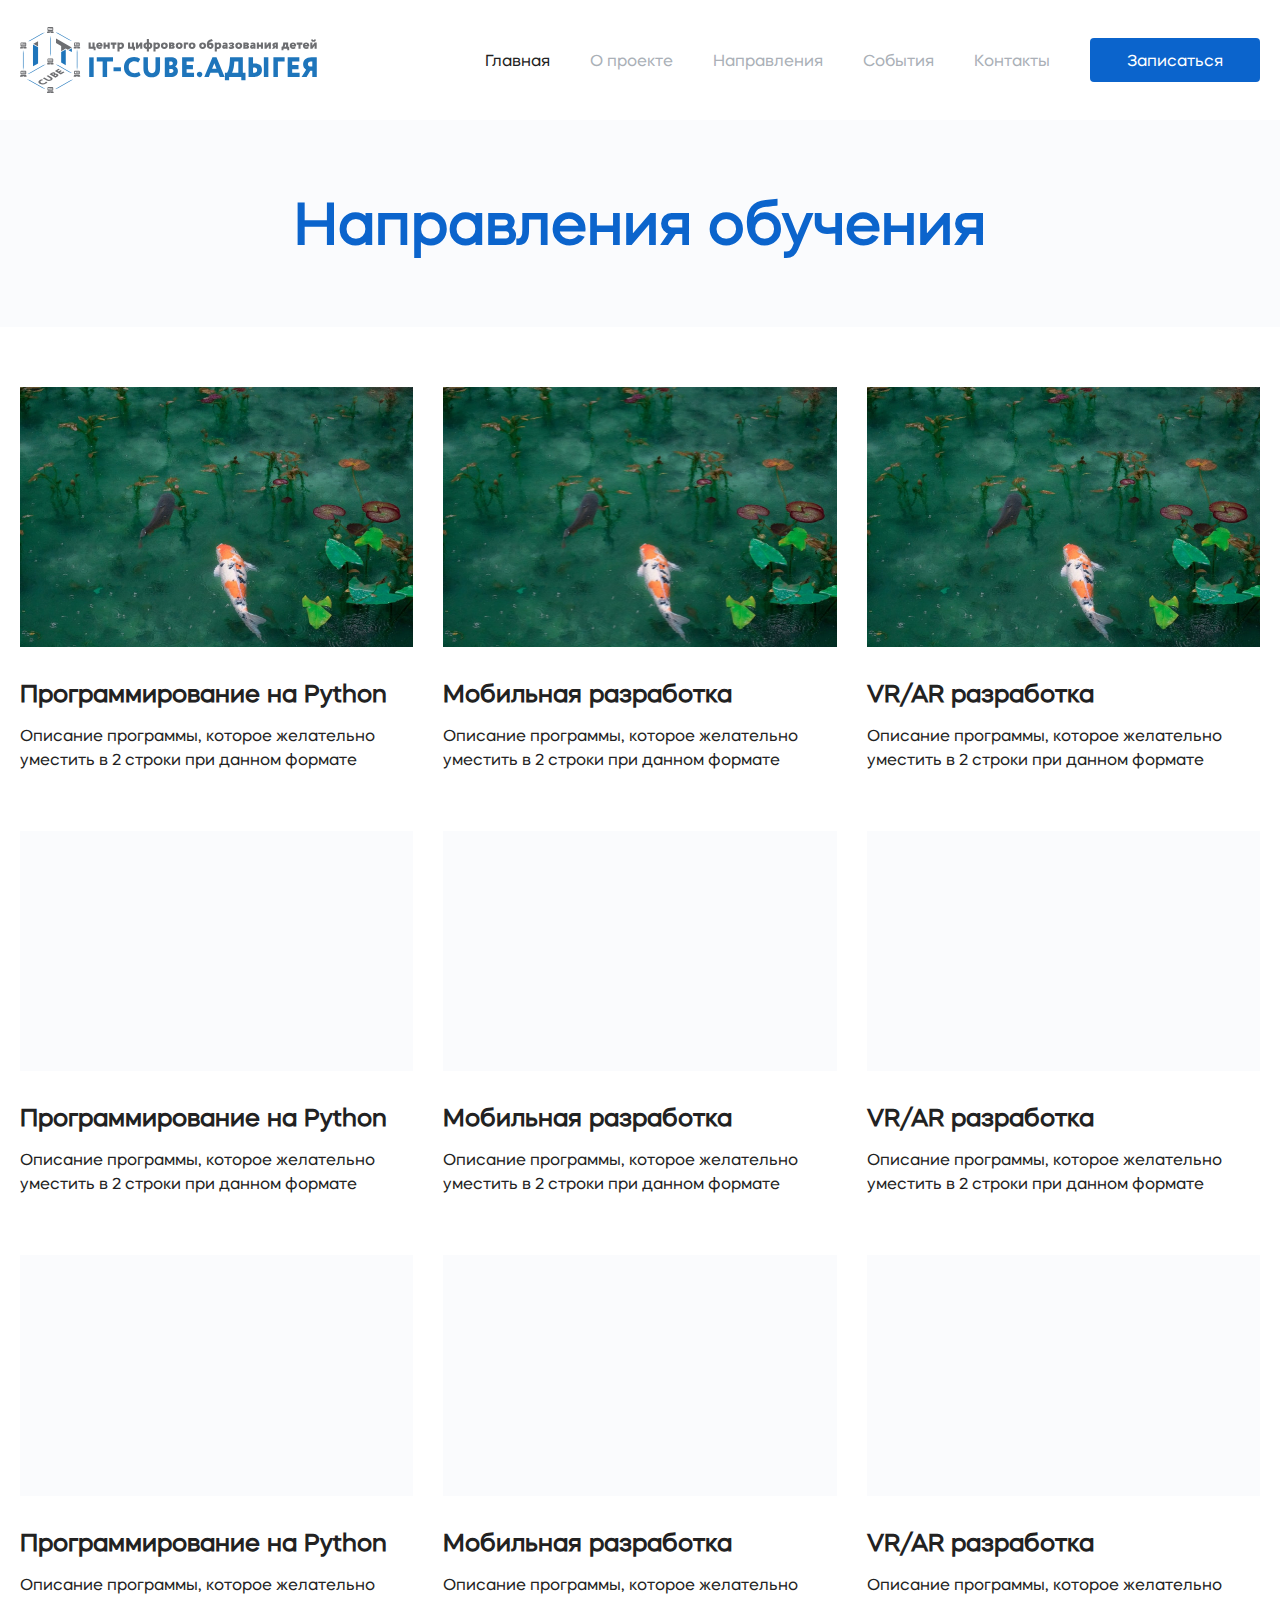
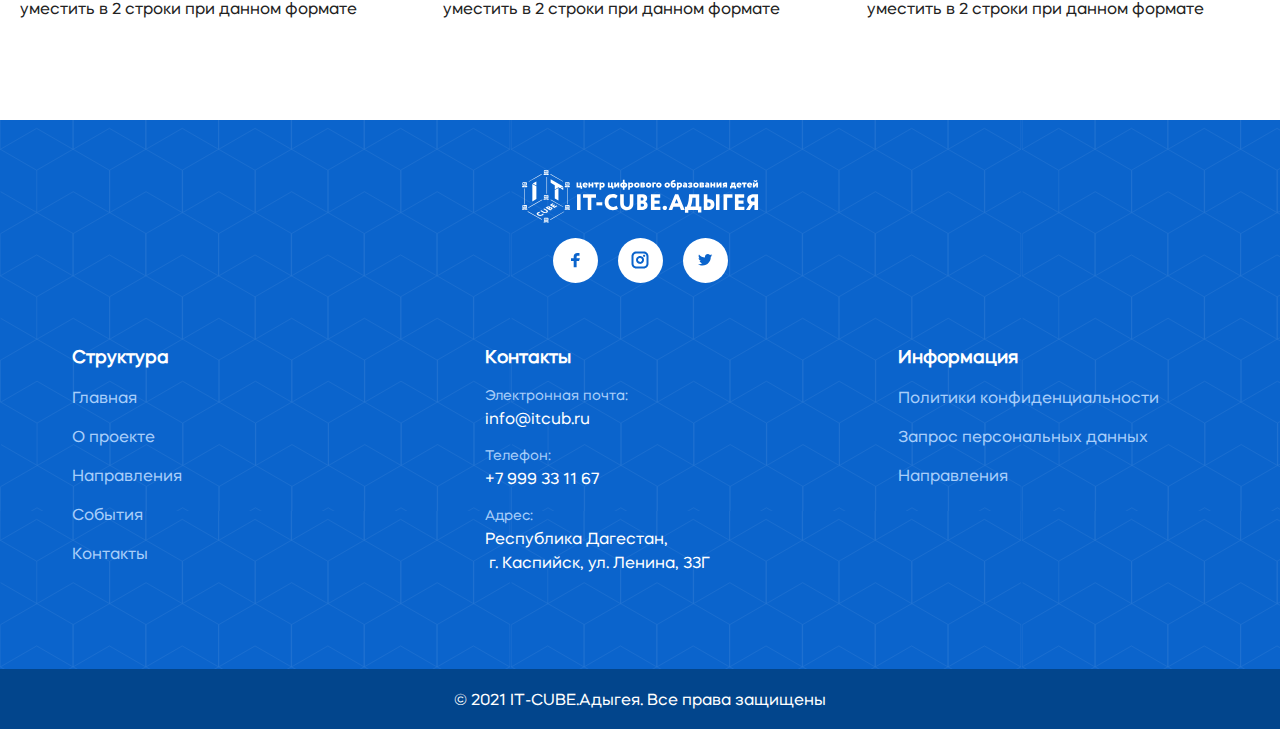
<file: directions.html>
<!doctype html><html lang="ru"><head><meta charset="utf-8"><title>Направления обучения</title><meta name="description" content=""><meta name="viewport" content="width=device-width,initial-scale=1"><script defer="defer" src="main.js"></script><link href="main.css" rel="stylesheet"></head><body class="directions-page"><div class="wrapper"><header class="header"><div class="_wrapper"><div class="header__content _container"><div class="main-logo _light header__logo _col"><a href="index.html"><img src="assets/img/main-logo.svg" alt="IT-КУБ"></a></div><div class="header__menu menu _col"><div class="menu__icon js-nav-menu-icon"></div><div class="menu__nav-wrapper"><nav class="menu__body"><ul class="menu__list"><li class="menu__item _active"><a class="menu__link" href="index.html">Главная</a></li><li class="menu__item"><a class="menu__link" href="about.html">О проекте</a></li><li class="menu__item"><a class="menu__link" href="directions.html">Направления</a></li><li class="menu__item"><a class="menu__link" href="events.html">События</a></li><li class="menu__item"><a class="menu__link" href="contacts.html">Контакты</a></li></ul></nav><button class="btn btn-m js-btn-cta">Записаться</button></div></div></div></div></header><main class="content-wrapper"><h1 class="visually-hidden">Направления обучения</h1><section class="directions"><div class="directions__title"><div class="_wrapper"><h2 class="title-xl">Направления обучения</h2></div></div><div class="_wrapper"><div class="directions__list-wrapper"><ul class="directions__list _container _fw"><li class="directions__item _col"><a href="directions-inner.html"><div class="directions__image-wrapper"><img class="directions__image" src="assets/img/event-1.jpg" alt="Python Programming"></div><div class="directions__description"><h3 class="direction__title title-m">Программирование на Python</h3><p class="direction__description">Описание программы, которое желательно уместить в 2 строки при данном формате</p></div></a></li><li class="directions__item _col"><a href="directions-inner.html"><div class="directions__image-wrapper"><img class="directions__image" src="assets/img/event-1.jpg" alt="Mobile development"></div><div class="directions__description"><h3 class="direction__title title-m">Мобильная разработка</h3><p class="direction__description">Описание программы, которое желательно уместить в 2 строки при данном формате</p></div></a></li><li class="directions__item _col"><a href="directions-inner.html"><div class="directions__image-wrapper"><img class="directions__image" src="assets/img/event-1.jpg" alt="VR / AR development"></div><div class="directions__description"><h3 class="direction__title title-m">VR/AR разработка</h3><p class="direction__description">Описание программы, которое желательно уместить в 2 строки при данном формате</p></div></a></li><li class="directions__item _col"><a href="directions-inner.html"><div class="directions__image-wrapper"><img class="directions__image" src="assets/img/direction.jpg" alt="Python Programming"></div><div class="directions__description"><h3 class="direction__title title-m">Программирование на Python</h3><p class="direction__description">Описание программы, которое желательно уместить в 2 строки при данном формате</p></div></a></li><li class="directions__item _col"><a href="directions-inner.html"><div class="directions__image-wrapper"><img class="directions__image" src="assets/img/direction.jpg" alt="Mobile development"></div><div class="directions__description"><h3 class="direction__title title-m">Мобильная разработка</h3><p class="direction__description">Описание программы, которое желательно уместить в 2 строки при данном формате</p></div></a></li><li class="directions__item _col"><a href="directions-inner.html"><div class="directions__image-wrapper"><img class="directions__image" src="assets/img/direction.jpg" alt="VR / AR development"></div><div class="directions__description"><h3 class="direction__title title-m">VR/AR разработка</h3><p class="direction__description">Описание программы, которое желательно уместить в 2 строки при данном формате</p></div></a></li><li class="directions__item _col"><a href="directions-inner.html"><div class="directions__image-wrapper"><img class="directions__image" src="assets/img/direction.jpg" alt="Python Programming"></div><div class="directions__description"><h3 class="direction__title title-m">Программирование на Python</h3><p class="direction__description">Описание программы, которое желательно уместить в 2 строки при данном формате</p></div></a></li><li class="directions__item _col"><a href="directions-inner.html"><div class="directions__image-wrapper"><img class="directions__image" src="assets/img/direction.jpg" alt="Mobile development"></div><div class="directions__description"><h3 class="direction__title title-m">Мобильная разработка</h3><p class="direction__description">Описание программы, которое желательно уместить в 2 строки при данном формате</p></div></a></li><li class="directions__item _col"><a href="directions-inner.html"><div class="directions__image-wrapper"><img class="directions__image" src="assets/img/direction.jpg" alt="VR / AR development"></div><div class="directions__description"><h3 class="direction__title title-m">VR/AR разработка</h3><p class="direction__description">Описание программы, которое желательно уместить в 2 строки при данном формате</p></div></a></li></ul></div></div></section></main></div><section class="popup-subscribe"><div class="popup__overlay"></div><div class="popup-wrapper"><div class="popup__content" id="popup-subscribe"><h2 class="popup__title title-l">Запись на обучение</h2><button class="popup__close js-popup-close" arial-label="Закрыть форму">Закрыть форму</button><form class="subscribe-form" name="subscribe-form" action="https://echo.htmlacademy.ru/" method="POST" id="subscribe-form"><div class="input-group"><label class="input-group__label text-m" for="full-name">ФИО ребенка*</label><input class="form-input" name="full-name" id="subscribe-name" required placeholder="Иванов Иван Иванович"></div><div class="input-group"><label class="input-group__label text-m" for="parent-full-name">ФИО родителя или законного представителя*</label><input class="form-input" name="parent-full-name" id="subscribe-name-parent" required placeholder="Введите ФИО родителя"></div><div class="input-group"><label class="input-group__label text-m" for="phone">Номер телефона*</label><input class="form-input" type="tel" name="phone" id="subscribe-phone" required minlength="11" maxlength="17" placeholder="+7(000) 000 00 00"></div><div class="input-group"><label class="input-group__label text-m" for="address">Адрес*</label><input class="form-input" name="address" id="subscribe-address" required placeholder="Введите адрес"></div><button class="btn _fw" type="submit">Отправить заявку</button></form></div><div class="popup__content popup__content_success" id="popup-success"><h2 class="popup__title title-m">Спасибо! Ваша заявка получена<br>и зарегистрирована</h2><button class="popup__close js-popup-close" arial-label="Закрыть окно с адресом">Закрыть форму</button><p class="popup__success-text text-l">Вам остается лишь подъехать к нам и подписать документы на подачу заявления.</p><div class="input-group input-group_tall"><span class="input-group__label text-m">Адрес:</span><p class="success-address">Республика Дагестан, г. Каспийск, ул. Ленина, 33Г</p></div><button class="btn _fw js-popup-close" type="submit">Отлично</button></div></div></section><footer class="footer"><div class="_wrapper"><div class="footer__body _container"><div class="brand _col"><div class="main-logo _light footer__logo"><a href="index.html"><img src="assets/img/main-logo-white.svg" alt="IT-КУБ"></a></div><ul class="socials"><li class="socials__item"><a class="socials__link icon-fb" href="#">Facebook</a></li><li class="socials__item"><a class="socials__link icon-ins" href="#">Instagram</a></li><li class="socials__item"><a class="socials__link icon-tw" href="#">Twitter</a></li></ul></div><ul class="footer__list _col"><b class="list__title title-ss">Структура</b><li class="footer__list-item"><a class="footer__link text-m" href="index.html">Главная</a></li><li class="footer__list-item"><a class="footer__link text-m" href="about.html">О проекте</a></li><li class="footer__list-item"><a class="footer__link" href="directions.html">Направления</a></li><li class="footer__list-item"><a class="footer__link" href="events.html">События</a></li><li class="footer__list-item"><a class="footer__link" href="contacts.html">Контакты</a></li></ul><ul class="footer__list _col"><b class="list__title title-ss">Контакты</b><li class="footer__list-item"><p class="footer-item__title text-s">Электронная почта:</p><a class="footer-item__text text-m" href="mailto:info@itcub.ru">info@itcub.ru</a></li><li class="footer__list-item"><p class="footer-item__title text-s">Телефон:</p><a class="footer-item__text text-m" href="+7999331167">+7 999 33 11 67</a></li><li class="footer__list-item"><p class="footer-item__title text-s">Адрес:</p><p class="footer-item__text text-m">Республика Дагестан,<br> г. Каспийск, ул. Ленина, 33Г</p></li></ul><ul class="footer__list _col"><b class="list__title title-ss">Информация</b><li class="footer__list-item"><a class="footer__link" href="#">Политики конфиденциальности</a></li><li class="footer__list-item"><a class="footer__link" href="#">Запрос персональных данных</a></li><li class="footer__list-item"><a class="footer__link" href="#">Направления</a></li></ul></div></div><div class="footer__copyright"><p>© 2021 IT-CUBE.Адыгея. Все права защищены</p></div></footer></body></html>
</file>
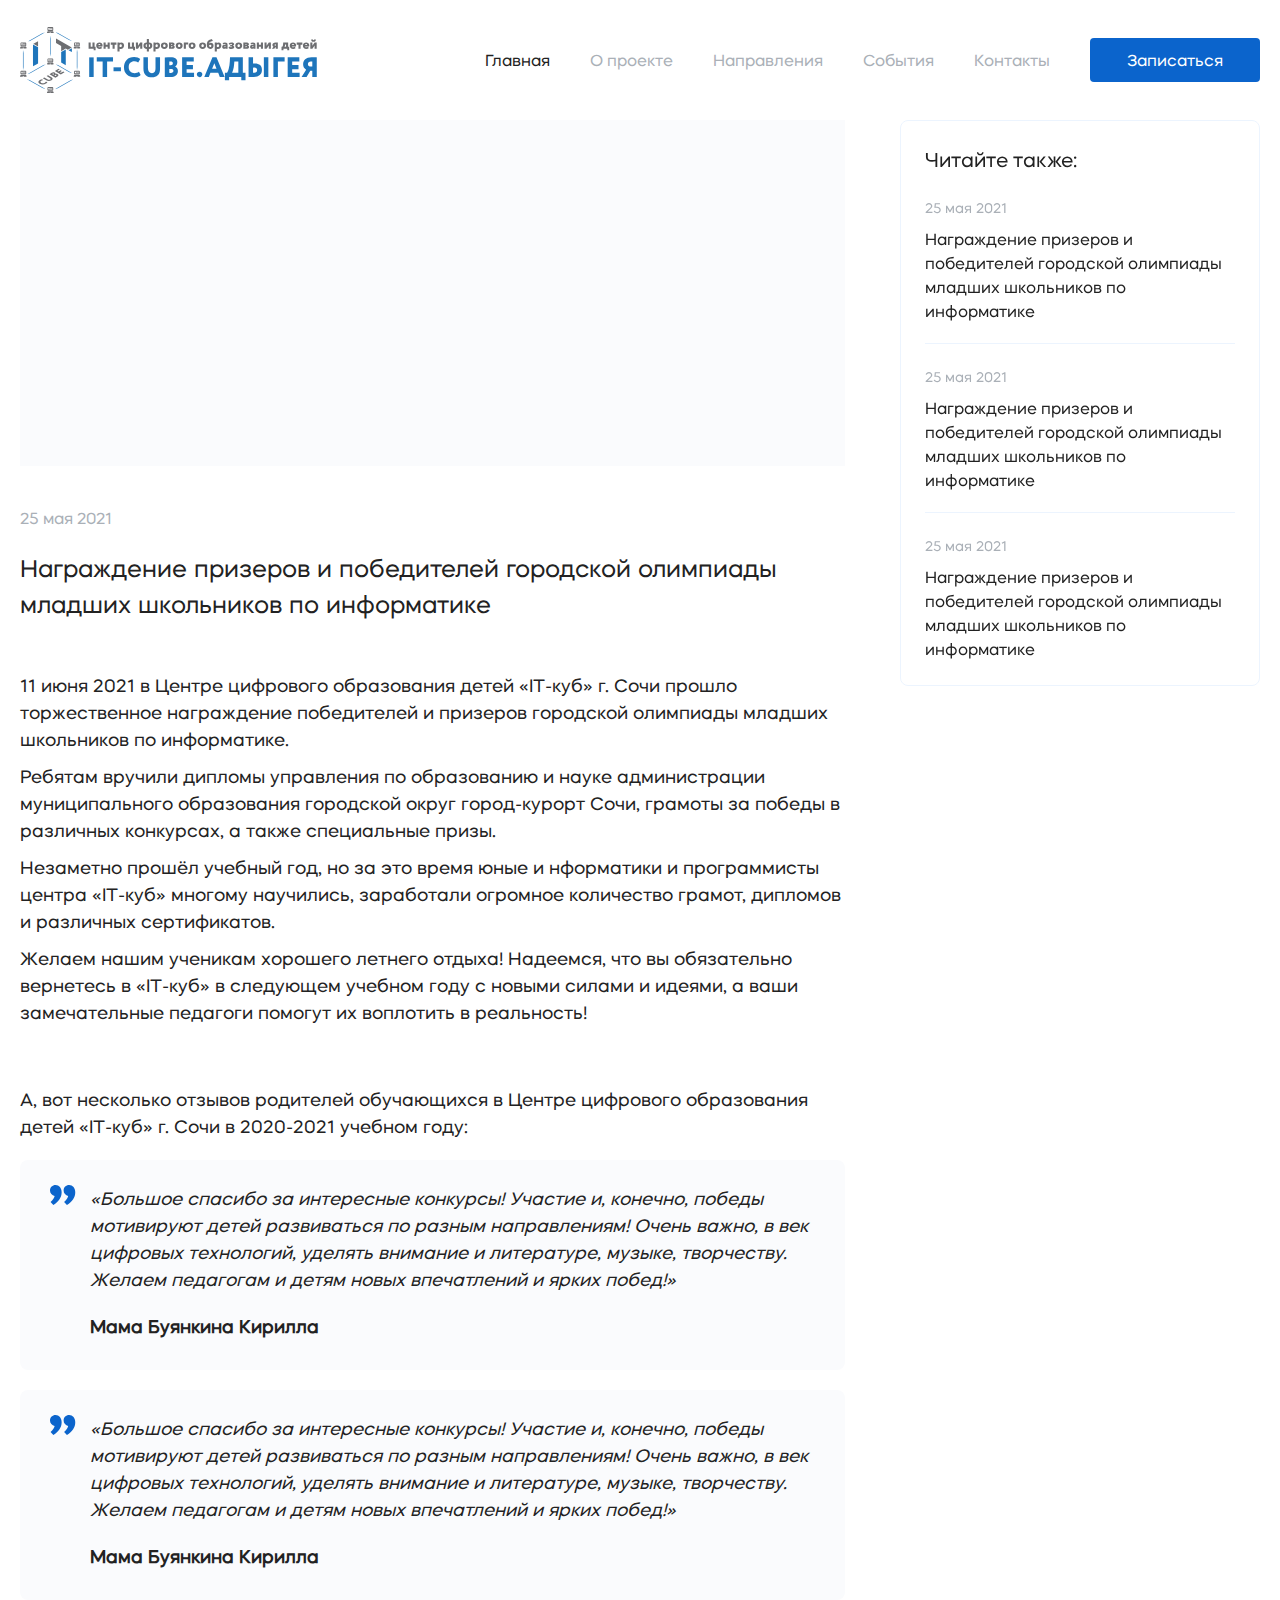
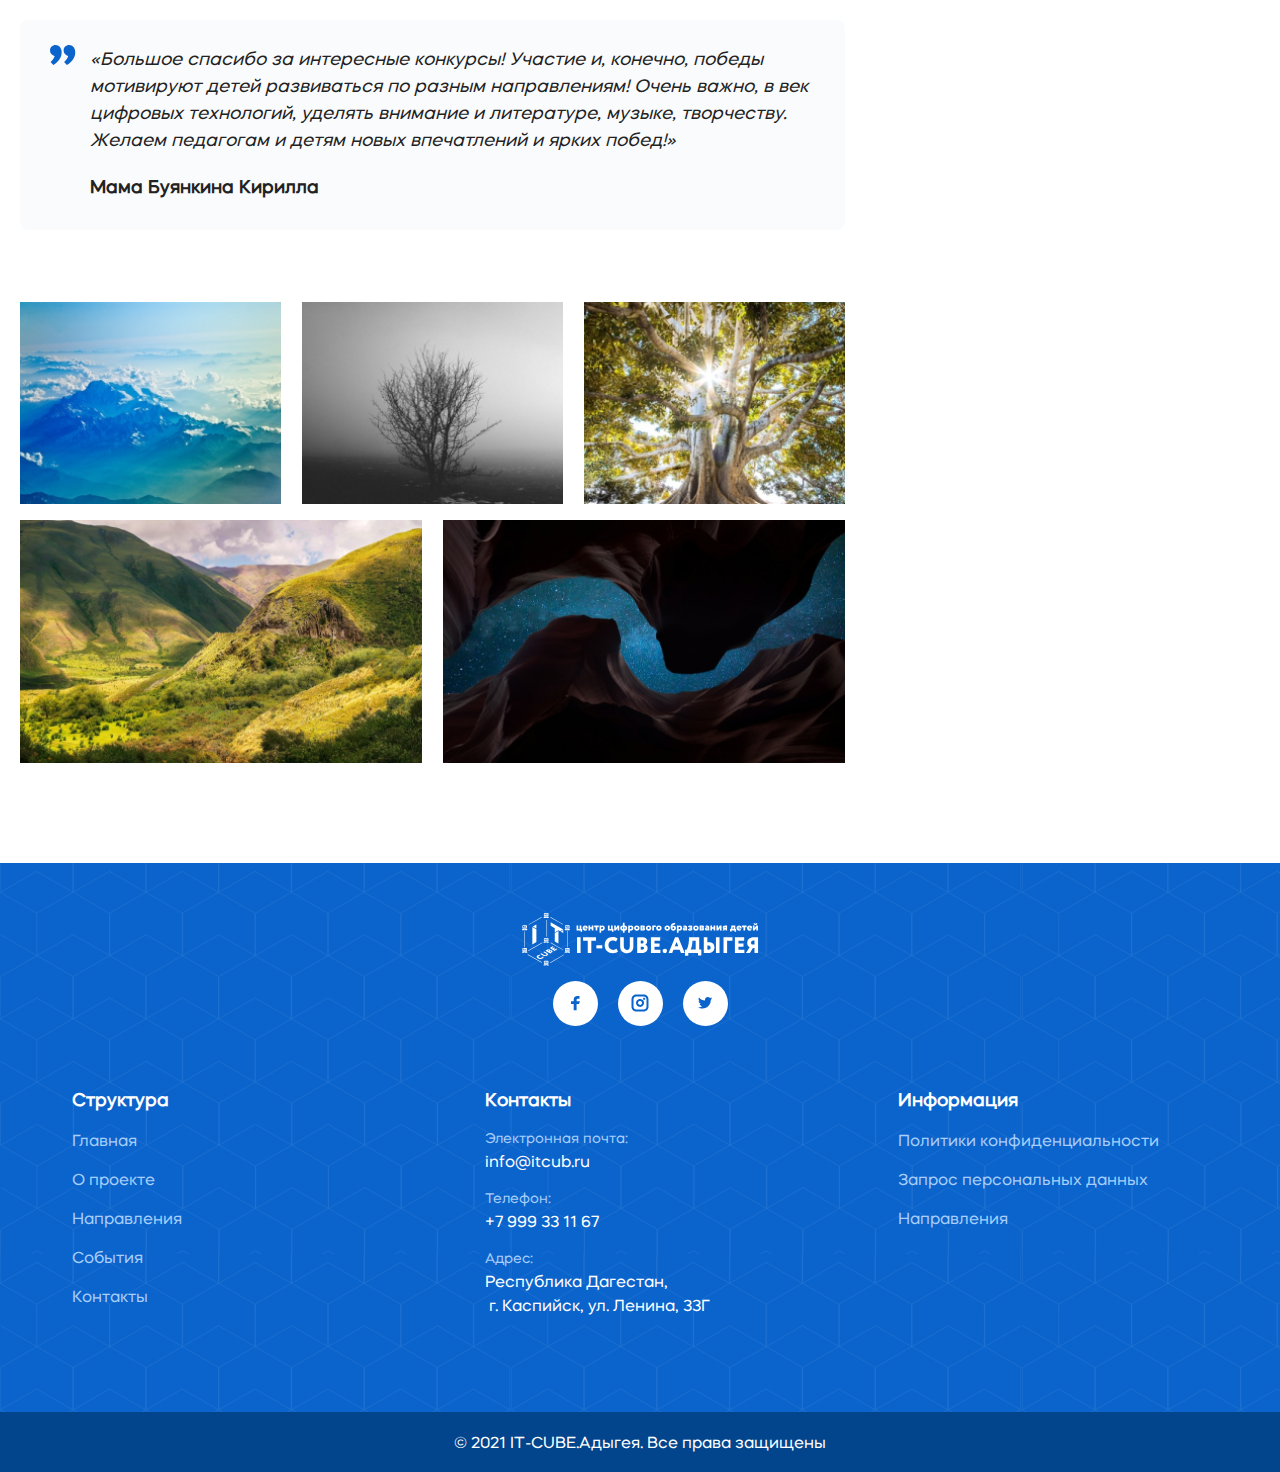
<file: events-inner.html>
<!doctype html><html lang="ru"><head><meta charset="utf-8"><title>Страница отдельного события</title><meta name="description" content=""><meta name="viewport" content="width=device-width,initial-scale=1"><script defer="defer" src="main.js"></script><link href="main.css" rel="stylesheet"></head><body class="events-inner-page"><div class="wrapper"><header class="header"><div class="_wrapper"><div class="header__content _container"><div class="main-logo _light header__logo _col"><a href="index.html"><img src="assets/img/main-logo.svg" alt="IT-КУБ"></a></div><div class="header__menu menu _col"><div class="menu__icon js-nav-menu-icon"></div><div class="menu__nav-wrapper"><nav class="menu__body"><ul class="menu__list"><li class="menu__item _active"><a class="menu__link" href="index.html">Главная</a></li><li class="menu__item"><a class="menu__link" href="about.html">О проекте</a></li><li class="menu__item"><a class="menu__link" href="directions.html">Направления</a></li><li class="menu__item"><a class="menu__link" href="events.html">События</a></li><li class="menu__item"><a class="menu__link" href="contacts.html">Контакты</a></li></ul></nav><button class="btn btn-m js-btn-cta">Записаться</button></div></div></div></div></header><main class="content-wrapper"><h1 class="visually-hidden">Страница отдельного события</h1><div class="events-inner__wrapper _wrapper"><section class="events-inner__info article-page"><div class="info__image"></div><span class="info__date text-m">25 мая 2021</span><h2 class="info__title title-xs">Награждение призеров и победителей городской олимпиады младших школьников по информатике</h2><div class="info__text"><p class="text__description text-l">11 июня 2021 в Центре цифрового образования детей «IT-куб» г. Сочи прошло торжественное награждение победителей и призеров городской олимпиады младших школьников по информатике.</p><p class="text__description text-l">Ребятам вручили дипломы управления по образованию и науке администрации муниципального образования городской округ город-курорт Сочи, грамоты за победы в различных конкурсах, а также специальные призы.</p><p class="text__description text-l">Незаметно прошёл учебный год, но за это время юные и нформатики и программисты центра «IT-куб» многому научились, заработали огромное количество грамот, дипломов и различных сертификатов.</p><p class="text__description text-l">Желаем нашим ученикам хорошего летнего отдыха! Надеемся, что вы обязательно вернетесь в «IT-куб» в следующем учебном году с новыми силами и идеями, а ваши замечательные педагоги помогут их воплотить в реальность!</p></div><p class="info__description text-l">А, вот несколько отзывов родителей обучающихся в Центре цифрового образования детей «IT-куб» г. Сочи в 2020-2021 учебном году:</p><div class="info__list"><div class="list__item"><blockquote class="item__quote"><img class="quote__icon" src="assets/img/icon-quotes.svg" alt="Icon quotes"><q class="quote__description text-l">Большое спасибо за интересные конкурсы! Участие и, конечно, победы мотивируют детей развиваться по разным направлениям! Очень важно, в век цифровых технологий, уделять внимание и литературе, музыке, творчеству. Желаем педагогам и детям новых впечатлений и ярких побед!</q><cite class="quote__author text-l">Мама Буянкина Кирилла</cite></blockquote></div><div class="list__item"><blockquote class="item__quote"><img class="quote__icon" src="assets/img/icon-quotes.svg" alt="Icon quotes"><q class="quote__description text-l">Большое спасибо за интересные конкурсы! Участие и, конечно, победы мотивируют детей развиваться по разным направлениям! Очень важно, в век цифровых технологий, уделять внимание и литературе, музыке, творчеству. Желаем педагогам и детям новых впечатлений и ярких побед!</q><cite class="quote__author text-l">Мама Буянкина Кирилла</cite></blockquote></div><div class="list__item"><blockquote class="item__quote"><img class="quote__icon" src="assets/img/icon-quotes.svg" alt="Icon quotes"><q class="quote__description text-l">Большое спасибо за интересные конкурсы! Участие и, конечно, победы мотивируют детей развиваться по разным направлениям! Очень важно, в век цифровых технологий, уделять внимание и литературе, музыке, творчеству. Желаем педагогам и детям новых впечатлений и ярких побед!</q><cite class="quote__author text-l">Мама Буянкина Кирилла</cite></blockquote></div></div><div class="info__gallery"><ul class="gallery__list"><li class="gallery__item"><img class="gallery__image" src="assets/img/gallery-image-1.jpg" alt="Gallery image"></li><li class="gallery__item"><img class="gallery__image" src="assets/img/gallery-image-2.jpg" alt="Gallery image"></li><li class="gallery__item"><img class="gallery__image" src="assets/img/gallery-image-3.jpg" alt="Gallery image"></li><li class="gallery__item"><img class="gallery__image" src="assets/img/gallery-image-4.jpg" alt="Gallery image"></li><li class="gallery__item"><img class="gallery__image" src="assets/img/gallery-image-5.jpg" alt="Gallery image"></li></ul></div></section><aside class="events-inner__links"><h2 class="links__title title-s">Читайте также:</h2><ul class="links__list"><li class="links__item"><a class="item__link" href="#"><span class="item__date text-s">25 мая 2021</span><h3 class="item__title text-m">Награждение призеров и победителей городской олимпиады младших школьников по информатике</h3></a></li><li class="links__item"><a class="item__link" href="#"><span class="item__date text-s">25 мая 2021</span><h3 class="item__title text-m">Награждение призеров и победителей городской олимпиады младших школьников по информатике</h3></a></li><li class="links__item"><a class="item__link" href="#"><span class="item__date text-s">25 мая 2021</span><h3 class="item__title text-m">Награждение призеров и победителей городской олимпиады младших школьников по информатике</h3></a></li></ul></aside></div></main></div><section class="popup-subscribe"><div class="popup__overlay"></div><div class="popup-wrapper"><div class="popup__content" id="popup-subscribe"><h2 class="popup__title title-l">Запись на обучение</h2><button class="popup__close js-popup-close" arial-label="Закрыть форму">Закрыть форму</button><form class="subscribe-form" name="subscribe-form" action="https://echo.htmlacademy.ru/" method="POST" id="subscribe-form"><div class="input-group"><label class="input-group__label text-m" for="full-name">ФИО ребенка*</label><input class="form-input" name="full-name" id="subscribe-name" required placeholder="Иванов Иван Иванович"></div><div class="input-group"><label class="input-group__label text-m" for="parent-full-name">ФИО родителя или законного представителя*</label><input class="form-input" name="parent-full-name" id="subscribe-name-parent" required placeholder="Введите ФИО родителя"></div><div class="input-group"><label class="input-group__label text-m" for="phone">Номер телефона*</label><input class="form-input" type="tel" name="phone" id="subscribe-phone" required minlength="11" maxlength="17" placeholder="+7(000) 000 00 00"></div><div class="input-group"><label class="input-group__label text-m" for="address">Адрес*</label><input class="form-input" name="address" id="subscribe-address" required placeholder="Введите адрес"></div><button class="btn _fw" type="submit">Отправить заявку</button></form></div><div class="popup__content popup__content_success" id="popup-success"><h2 class="popup__title title-m">Спасибо! Ваша заявка получена<br>и зарегистрирована</h2><button class="popup__close js-popup-close" arial-label="Закрыть окно с адресом">Закрыть форму</button><p class="popup__success-text text-l">Вам остается лишь подъехать к нам и подписать документы на подачу заявления.</p><div class="input-group input-group_tall"><span class="input-group__label text-m">Адрес:</span><p class="success-address">Республика Дагестан, г. Каспийск, ул. Ленина, 33Г</p></div><button class="btn _fw js-popup-close" type="submit">Отлично</button></div></div></section><footer class="footer"><div class="_wrapper"><div class="footer__body _container"><div class="brand _col"><div class="main-logo _light footer__logo"><a href="index.html"><img src="assets/img/main-logo-white.svg" alt="IT-КУБ"></a></div><ul class="socials"><li class="socials__item"><a class="socials__link icon-fb" href="#">Facebook</a></li><li class="socials__item"><a class="socials__link icon-ins" href="#">Instagram</a></li><li class="socials__item"><a class="socials__link icon-tw" href="#">Twitter</a></li></ul></div><ul class="footer__list _col"><b class="list__title title-ss">Структура</b><li class="footer__list-item"><a class="footer__link text-m" href="index.html">Главная</a></li><li class="footer__list-item"><a class="footer__link text-m" href="about.html">О проекте</a></li><li class="footer__list-item"><a class="footer__link" href="directions.html">Направления</a></li><li class="footer__list-item"><a class="footer__link" href="events.html">События</a></li><li class="footer__list-item"><a class="footer__link" href="contacts.html">Контакты</a></li></ul><ul class="footer__list _col"><b class="list__title title-ss">Контакты</b><li class="footer__list-item"><p class="footer-item__title text-s">Электронная почта:</p><a class="footer-item__text text-m" href="mailto:info@itcub.ru">info@itcub.ru</a></li><li class="footer__list-item"><p class="footer-item__title text-s">Телефон:</p><a class="footer-item__text text-m" href="+7999331167">+7 999 33 11 67</a></li><li class="footer__list-item"><p class="footer-item__title text-s">Адрес:</p><p class="footer-item__text text-m">Республика Дагестан,<br> г. Каспийск, ул. Ленина, 33Г</p></li></ul><ul class="footer__list _col"><b class="list__title title-ss">Информация</b><li class="footer__list-item"><a class="footer__link" href="#">Политики конфиденциальности</a></li><li class="footer__list-item"><a class="footer__link" href="#">Запрос персональных данных</a></li><li class="footer__list-item"><a class="footer__link" href="#">Направления</a></li></ul></div></div><div class="footer__copyright"><p>© 2021 IT-CUBE.Адыгея. Все права защищены</p></div></footer></body></html>
</file>
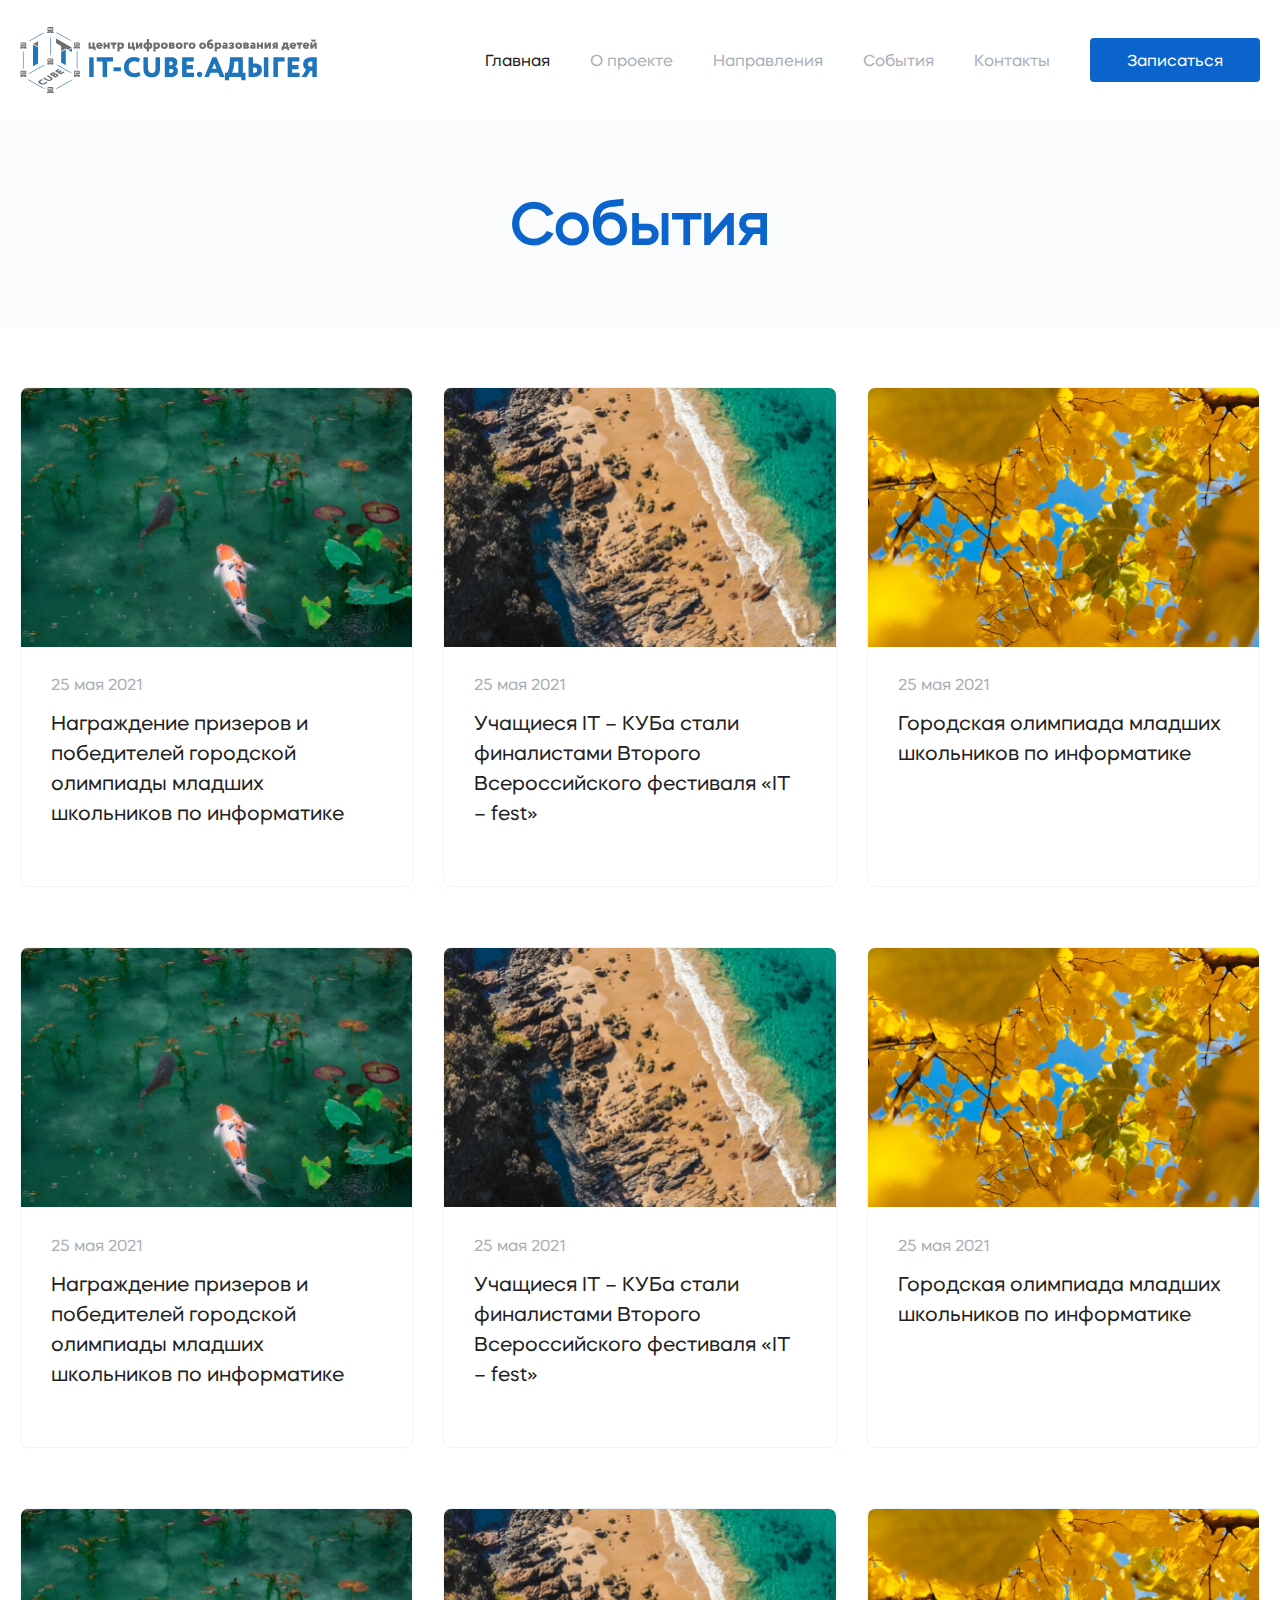
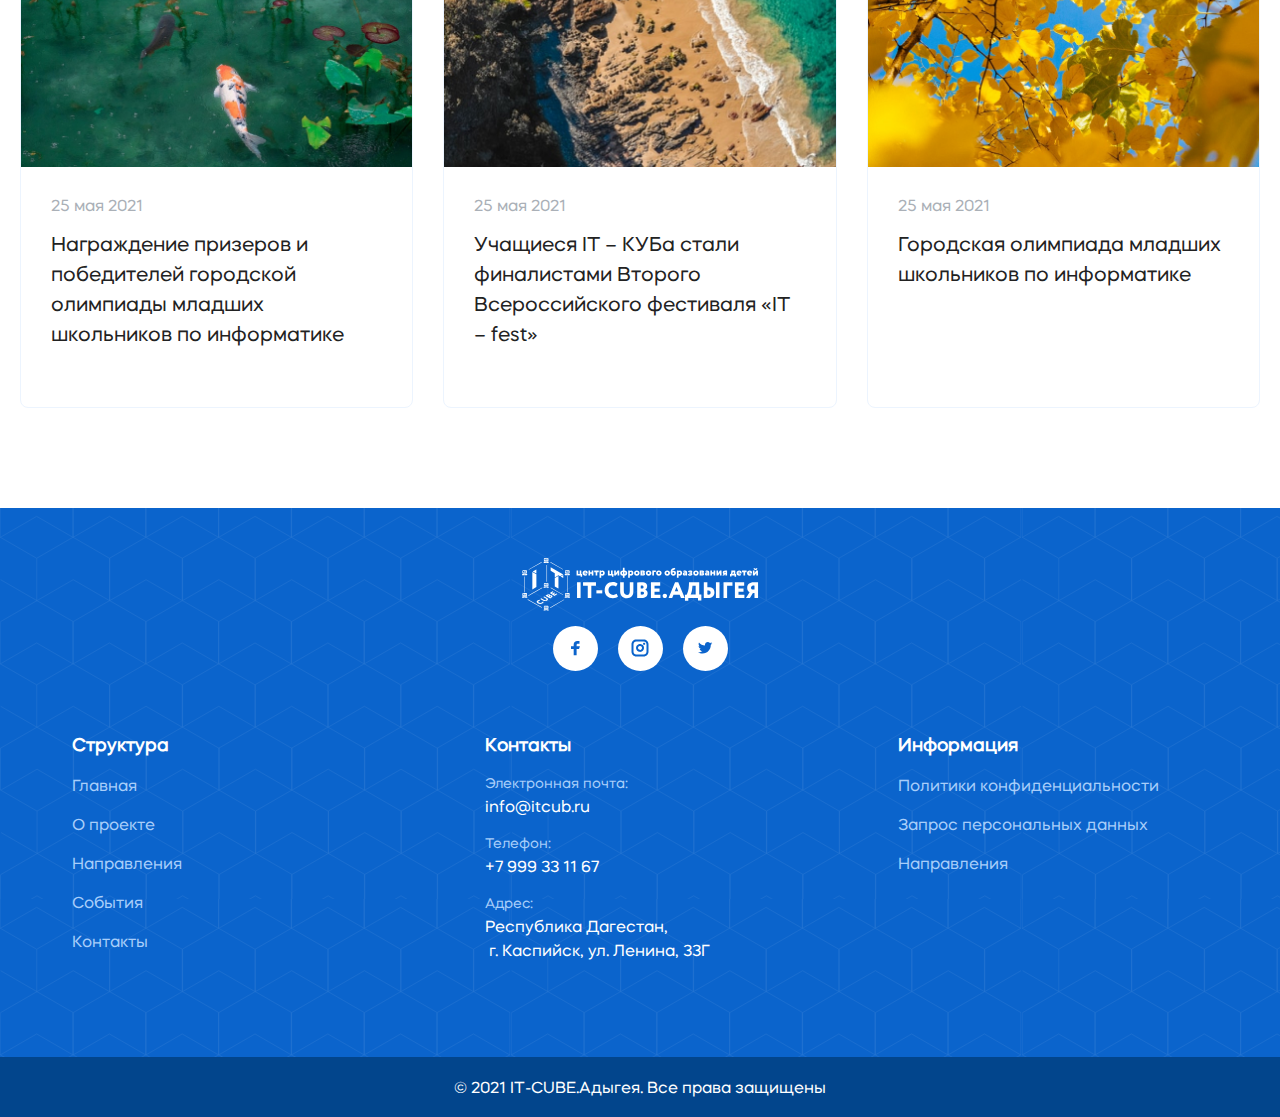
<file: events.html>
<!doctype html><html lang="ru"><head><meta charset="utf-8"><title>События</title><meta name="description" content=""><meta name="viewport" content="width=device-width,initial-scale=1"><script defer="defer" src="main.js"></script><link href="main.css" rel="stylesheet"></head><body class="events-page"><div class="wrapper"><header class="header"><div class="_wrapper"><div class="header__content _container"><div class="main-logo _light header__logo _col"><a href="index.html"><img src="assets/img/main-logo.svg" alt="IT-КУБ"></a></div><div class="header__menu menu _col"><div class="menu__icon js-nav-menu-icon"></div><div class="menu__nav-wrapper"><nav class="menu__body"><ul class="menu__list"><li class="menu__item _active"><a class="menu__link" href="index.html">Главная</a></li><li class="menu__item"><a class="menu__link" href="about.html">О проекте</a></li><li class="menu__item"><a class="menu__link" href="directions.html">Направления</a></li><li class="menu__item"><a class="menu__link" href="events.html">События</a></li><li class="menu__item"><a class="menu__link" href="contacts.html">Контакты</a></li></ul></nav><button class="btn btn-m js-btn-cta">Записаться</button></div></div></div></div></header><main class="content-wrapper"><h1 class="visually-hidden">События</h1><section class="events"><div class="events__title"><div class="_wrapper"><h2 class="title-xl">События</h2></div></div><div class="_wrapper"><ul class="events__list _container _fw"><div class="event__item-wrapper _col"><li class="events__item card_lifted"><a href="events-inner.html"><div class="card__image-wrapper"><img class="events__image card__image" src="assets/img/event-1.jpg" alt="Event image"></div><div class="events__description card__description"><span class="event__time card__caption text-m">25 мая 2021</span><p class="event__title card__title title-s">Награждение призеров и победителей городской олимпиады младших школьников по информатике</p></div></a></li></div><div class="event__item-wrapper _col"><li class="events__item card_lifted"><a href="events-inner.html"><div class="card__image-wrapper"><img class="events__image card__image" src="assets/img/event-2.jpg" alt="Event image"></div><div class="events__description card__description"><span class="event__time card__caption text-m">25 мая 2021</span><p class="event__title card__title title-s">Учащиеся IT – КУБа стали финалистами Второго Всероссийского фестиваля «IT – fest»</p></div></a></li></div><div class="event__item-wrapper _col"><li class="events__item card_lifted"><a href="events-inner.html"><div class="card__image-wrapper"><img class="events__image card__image" src="assets/img/event-3.jpg" alt="Event image"></div><div class="events__description card__description"><span class="event__time card__caption text-m">25 мая 2021</span><p class="event__title card__title title-s">Городская олимпиада младших школьников по информатике</p></div></a></li></div><div class="event__item-wrapper _col"><li class="events__item card_lifted"><a href="events-inner.html"><div class="card__image-wrapper"><img class="events__image card__image" src="assets/img/event-1.jpg" alt="Event image"></div><div class="events__description card__description"><span class="event__time card__caption text-m">25 мая 2021</span><p class="event__title card__title title-s">Награждение призеров и победителей городской олимпиады младших школьников по информатике</p></div></a></li></div><div class="event__item-wrapper _col"><li class="events__item card_lifted"><a href="events-inner.html"><div class="card__image-wrapper"><img class="events__image card__image" src="assets/img/event-2.jpg" alt="Event image"></div><div class="events__description card__description"><span class="event__time card__caption text-m">25 мая 2021</span><p class="event__title card__title title-s">Учащиеся IT – КУБа стали финалистами Второго Всероссийского фестиваля «IT – fest»</p></div></a></li></div><div class="event__item-wrapper _col"><li class="events__item card_lifted"><a href="events-inner.html"><div class="card__image-wrapper"><img class="events__image card__image" src="assets/img/event-3.jpg" alt="Event image"></div><div class="events__description card__description"><span class="event__time card__caption text-m">25 мая 2021</span><p class="event__title card__title title-s">Городская олимпиада младших школьников по информатике</p></div></a></li></div><div class="event__item-wrapper _col"><li class="events__item card_lifted"><a href="events-inner.html"><div class="card__image-wrapper"><img class="events__image card__image" src="assets/img/event-1.jpg" alt="Event image"></div><div class="events__description card__description"><span class="event__time card__caption text-m">25 мая 2021</span><p class="event__title card__title title-s">Награждение призеров и победителей городской олимпиады младших школьников по информатике</p></div></a></li></div><div class="event__item-wrapper _col"><li class="events__item card_lifted"><a href="events-inner.html"><div class="card__image-wrapper"><img class="events__image card__image" src="assets/img/event-2.jpg" alt="Event image"></div><div class="events__description card__description"><span class="event__time card__caption text-m">25 мая 2021</span><p class="event__title card__title title-s">Учащиеся IT – КУБа стали финалистами Второго Всероссийского фестиваля «IT – fest»</p></div></a></li></div><div class="event__item-wrapper _col"><li class="events__item card_lifted"><a href="events-inner.html"><div class="card__image-wrapper"><img class="events__image card__image" src="assets/img/event-3.jpg" alt="Event image"></div><div class="events__description card__description"><span class="event__time card__caption text-m">25 мая 2021</span><p class="event__title card__title title-s">Городская олимпиада младших школьников по информатике</p></div></a></li></div></ul></div></section></main></div><section class="popup-subscribe"><div class="popup__overlay"></div><div class="popup-wrapper"><div class="popup__content" id="popup-subscribe"><h2 class="popup__title title-l">Запись на обучение</h2><button class="popup__close js-popup-close" arial-label="Закрыть форму">Закрыть форму</button><form class="subscribe-form" name="subscribe-form" action="https://echo.htmlacademy.ru/" method="POST" id="subscribe-form"><div class="input-group"><label class="input-group__label text-m" for="full-name">ФИО ребенка*</label><input class="form-input" name="full-name" id="subscribe-name" required placeholder="Иванов Иван Иванович"></div><div class="input-group"><label class="input-group__label text-m" for="parent-full-name">ФИО родителя или законного представителя*</label><input class="form-input" name="parent-full-name" id="subscribe-name-parent" required placeholder="Введите ФИО родителя"></div><div class="input-group"><label class="input-group__label text-m" for="phone">Номер телефона*</label><input class="form-input" type="tel" name="phone" id="subscribe-phone" required minlength="11" maxlength="17" placeholder="+7(000) 000 00 00"></div><div class="input-group"><label class="input-group__label text-m" for="address">Адрес*</label><input class="form-input" name="address" id="subscribe-address" required placeholder="Введите адрес"></div><button class="btn _fw" type="submit">Отправить заявку</button></form></div><div class="popup__content popup__content_success" id="popup-success"><h2 class="popup__title title-m">Спасибо! Ваша заявка получена<br>и зарегистрирована</h2><button class="popup__close js-popup-close" arial-label="Закрыть окно с адресом">Закрыть форму</button><p class="popup__success-text text-l">Вам остается лишь подъехать к нам и подписать документы на подачу заявления.</p><div class="input-group input-group_tall"><span class="input-group__label text-m">Адрес:</span><p class="success-address">Республика Дагестан, г. Каспийск, ул. Ленина, 33Г</p></div><button class="btn _fw js-popup-close" type="submit">Отлично</button></div></div></section><footer class="footer"><div class="_wrapper"><div class="footer__body _container"><div class="brand _col"><div class="main-logo _light footer__logo"><a href="index.html"><img src="assets/img/main-logo-white.svg" alt="IT-КУБ"></a></div><ul class="socials"><li class="socials__item"><a class="socials__link icon-fb" href="#">Facebook</a></li><li class="socials__item"><a class="socials__link icon-ins" href="#">Instagram</a></li><li class="socials__item"><a class="socials__link icon-tw" href="#">Twitter</a></li></ul></div><ul class="footer__list _col"><b class="list__title title-ss">Структура</b><li class="footer__list-item"><a class="footer__link text-m" href="index.html">Главная</a></li><li class="footer__list-item"><a class="footer__link text-m" href="about.html">О проекте</a></li><li class="footer__list-item"><a class="footer__link" href="directions.html">Направления</a></li><li class="footer__list-item"><a class="footer__link" href="events.html">События</a></li><li class="footer__list-item"><a class="footer__link" href="contacts.html">Контакты</a></li></ul><ul class="footer__list _col"><b class="list__title title-ss">Контакты</b><li class="footer__list-item"><p class="footer-item__title text-s">Электронная почта:</p><a class="footer-item__text text-m" href="mailto:info@itcub.ru">info@itcub.ru</a></li><li class="footer__list-item"><p class="footer-item__title text-s">Телефон:</p><a class="footer-item__text text-m" href="+7999331167">+7 999 33 11 67</a></li><li class="footer__list-item"><p class="footer-item__title text-s">Адрес:</p><p class="footer-item__text text-m">Республика Дагестан,<br> г. Каспийск, ул. Ленина, 33Г</p></li></ul><ul class="footer__list _col"><b class="list__title title-ss">Информация</b><li class="footer__list-item"><a class="footer__link" href="#">Политики конфиденциальности</a></li><li class="footer__list-item"><a class="footer__link" href="#">Запрос персональных данных</a></li><li class="footer__list-item"><a class="footer__link" href="#">Направления</a></li></ul></div></div><div class="footer__copyright"><p>© 2021 IT-CUBE.Адыгея. Все права защищены</p></div></footer></body></html>
</file>
<file: main.css>
:root {
  --global-blue-900-color: #06346A;
  --global-blue-800-color: #02458C;
  --global-blue-700-color: #0B64CC;
  --global-blue-650-color: #3D6A9E;
  --global-blue-600-color: #97C2F4;
  --global-blue-500-color: #A8CEFA;
  --global-blue-400-color: #C9E0FB;
  --global-blue-300-color: #ECF4FE;
  --global-dark-900-color: #000000;
  --global-dark-800-color: #222222;
  --global-grey-900-color: #AAB0B7;
  --global-color-white-900: #FFFFFF;
  --global-color-white-800: #FAFBFD;

  /* Spacings: */
  --global-container-width: 1290px;

  /* Grid */  
  --global-grid-columns: 12;
  --global-grid-gutter: 15px;

  /* Fonts */
  --global-heading-fontSize: 58px;
  --global-heading-fontSize-xm: 42px;
  --global-heading-fontSize-xs: 32px;
  --global-heading-fontSize-l: 28px;
  --global-heading-fontSize-m: 24px;
  --global-heading-fontSize-s: 20px;

  --global-text-fontSize-l: 18px;
  --global-text-fontSize-m: 16px;
  --global-text-fontSize-s: 14px;

  --global-z-background: 1;
  --global-z-content: calc(var(--global-z-background) + 1);
  --global-z-decor: calc(var(--global-z-content) + 1);
  --global-z-header: calc(var(--global-z-decor) + 1);
  --global-z-burger: calc(var(--global-z-header) + 1);
  --global-z-popup: calc(var(--global-z-burger) + 1);

}
/*! Generated by Font Squirrel (https://www.fontsquirrel.com) on July 3, 2021 */
@font-face {
    font-family: 'mazzardh_italic';
    src: url(assets/021d540b503e72ab01d6.eot);
    src: url(assets/021d540b503e72ab01d6.eot?#iefix) format('embedded-opentype'),
         url(assets/3d856c58a69bd18e8ffe.woff2) format('woff2'),
         url(assets/da3d95d78a7f7a7b450e.woff) format('woff'),
         url(assets/eb1f43b11d8db8b4acd4.ttf) format('truetype');
    font-weight: normal;
    font-style: normal;
}
@font-face {
    font-family: 'mazzardh_medium';
    src: url(assets/ceda8b31c7894756cf5d.eot);
    src: url(assets/ceda8b31c7894756cf5d.eot?#iefix) format('embedded-opentype'),
         url(assets/72cc7f044d671deb2069.woff2) format('woff2'),
         url(assets/c688fe0b2f0c0d4d56af.woff) format('woff'),
         url(assets/8ff9449d05f31f9b37f4.ttf) format('truetype');
    font-weight: normal;
    font-style: normal;
}
@font-face {
    font-family: 'mazzardh_regular';
    src: url(assets/e794fab308f8c34f821f.eot);
    src: url(assets/e794fab308f8c34f821f.eot?#iefix) format('embedded-opentype'),
         url(assets/e02b6368c207198bbc04.woff2) format('woff2'),
         url(assets/ebc1e684cac327705bf5.woff) format('woff'),
         url(assets/85a34b30d71b6b464dca.ttf) format('truetype');
    font-weight: normal;
    font-style: normal;
}
@font-face {
    font-family: 'mazzardh_semibold';
    src: url(assets/1aed77bf8c9da9e88c15.eot);
    src: url(assets/1aed77bf8c9da9e88c15.eot?#iefix) format('embedded-opentype'),
         url(assets/19f89f43eac44917a54b.woff2) format('woff2'),
         url(assets/c4e4381ce0fa1ce90415.woff) format('woff'),
         url(assets/7ecd18a8421155f7ac55.ttf) format('truetype');
    font-weight: normal;
    font-style: normal;
}
.title-xl {
  font-size: var(--global-heading-fontSize);
}
.title-xm {
  font-size: var(--global-heading-fontSize-xm);
  font-weight: 500;
}
.title-xs {
  font-size: var(--global-heading-fontSize-xs);
}
.title-l {
  font-size: var(--global-heading-fontSize-l);
  font-weight: 600;
}
.title-m {
  font-size: var(--global-heading-fontSize-m);
  font-weight: 600;
}
.title-s {
  font-size: var(--global-heading-fontSize-s);
  font-weight: 500;
}
.title-ss {
  font-size: var(--global-text-fontSize-l);
  font-weight: 600;
}
.text-l {
  font-weight: 400;
  font-size: var(--global-text-fontSize-l);
}
.text-m {
  font-weight: 400;
  font-size: var(--global-text-fontSize-m);
}
.text-s {
  font-weight: 400;
  font-size: var(--global-text-fontSize-s);
}
@media ( max-width: 632px ) {
  .title-xl {
    font-size: var(--global-heading-fontSize-xm);
  }

  .title-xm {
    font-size: var(--global-heading-fontSize-xs);
  }

  .title-xs {
    font-size: var(--global-heading-fontSize-l);
  }
}
/* Document
 * ========================================================================== */
/**
 * Add border box sizing in all browsers (opinionated).
 */
*,
::before,
::after {
  box-sizing: border-box;
}
/**
 * 1. Add text decoration inheritance in all browsers (opinionated).
 * 2. Add vertical alignment inheritance in all browsers (opinionated).
 */
::before,
::after {
  text-decoration: inherit; /* 1 */
  vertical-align: inherit; /* 2 */
}
/**
 * 1. Use the default cursor in all browsers (opinionated).
 * 2. Change the line height in all browsers (opinionated).
 * 3. Use a 4-space tab width in all browsers (opinionated).
 * 4. Remove the grey highlight on links in iOS (opinionated).
 * 5. Prevent adjustments of font size after orientation changes in
 *    IE on Windows Phone and in iOS.
 * 6. Breaks words to prevent overflow in all browsers (opinionated).
 */
html {
  cursor: default; /* 1 */
  line-height: 1.5; /* 2 */
  -moz-tab-size: 4; /* 3 */
  -o-tab-size: 4;
     tab-size: 4; /* 3 */
  -webkit-tap-highlight-color: transparent /* 4 */;
  -ms-text-size-adjust: 100%; /* 5 */
  -webkit-text-size-adjust: 100%; /* 5 */
  word-break: break-word; /* 6 */
}
/* Sections
 * ========================================================================== */
/**
 * Remove the margin in all browsers (opinionated).
 */
body {
  margin: 0;
}
/**
 * Correct the font size and margin on `h1` elements within `section` and
 * `article` contexts in Chrome, Edge, Firefox, and Safari.
 */
h1 {
  font-size: 2em;
  margin: 0.67em 0;
}
/* Grouping content
 * ========================================================================== */
/**
 * Remove the margin on nested lists in Chrome, Edge, IE, and Safari.
 */
dl dl,
dl ol,
dl ul,
ol dl,
ul dl {
  margin: 0;
}
/**
 * 1. Correct the inheritance of border color in Firefox.
 * 2. Add the correct box sizing in Firefox.
 * 3. Show the overflow in Edge 18- and IE.
 */
hr {
  color: inherit; /* 1 */
  height: 0; /* 2 */
}
/**
 * Remove the list style on navigation lists in all browsers (opinionated).
 */
nav ol,
nav ul {
  list-style: none;
  padding: 0;
}
/**
 * Prevent VoiceOver from ignoring list semantics in Safari (opinionated).
 */
nav li::before {
  content: "\200B";
}
/**
 * 1. Correct the inheritance and scaling of font size in all browsers.
 * 2. Correct the odd `em` font sizing in all browsers.
 * 3. Prevent overflow of the container in all browsers (opinionated).
 */
pre {
  font-family: monospace, monospace; /* 1 */
  font-size: 1em; /* 2 */
  overflow: auto; /* 3 */
  -ms-overflow-style: scrollbar; /* 3 */
}
/* Text-level semantics
 * ========================================================================== */
/**
 * Add the correct text decoration in Edge 18-, IE, and Safari.
 */
abbr[title] {
  text-decoration: underline;
  -webkit-text-decoration: underline dotted;
          text-decoration: underline dotted;
}
/**
 * Add the correct font weight in Chrome, Edge, and Safari.
 */
b,
strong {
  font-weight: bolder;
}
/**
 * 1. Correct the inheritance and scaling of font size in all browsers.
 * 2. Correct the odd `em` font sizing in all browsers.
 */
code,
kbd,
samp {
  font-family: monospace, monospace; /* 1 */
  font-size: 1em; /* 2 */
}
/**
 * Add the correct font size in all browsers.
 */
small {
  font-size: 80%;
}
/* Embedded content
 * ========================================================================== */
/*
 * Change the alignment on media elements in all browsers (opinionated).
 */
audio,
canvas,
iframe,
img,
svg,
video {
  vertical-align: middle;
}
/**
 * Remove the border on iframes in all browsers (opinionated).
 */
iframe {
  border-style: none;
}
/**
 * Change the fill color to match the text color in all browsers (opinionated).
 */
svg:not([fill]) {
  fill: currentColor;
}
/* Tabular data
 * ========================================================================== */
/**
 * 1. Collapse border spacing in all browsers (opinionated).
 * 2. Correct table border color inheritance in all Chrome, Edge, and Safari.
 * 3. Remove text indentation from table contents in Chrome, Edge, and Safari.
 */
table {
  border-collapse: collapse; /* 1 */
  border-color: inherit; /* 2 */
  text-indent: 0; /* 3 */
}
/* Forms
 * ========================================================================== */
/**
 * Remove the margin on controls in Safari.
 */
button,
input,
select {
  margin: 0;
}
/**
 * 1. Show the overflow in IE.
 * 2. Remove the inheritance of text transform in Edge 18-, Firefox, and IE.
 */
button {
  text-transform: none; /* 2 */
}
/**
 * Correct the inability to style buttons in iOS and Safari.
 */
button,
[type="button"],
[type="reset"],
[type="submit"] {
  -webkit-appearance: button;
}
/**
 * 1. Change the inconsistent appearance in all browsers (opinionated).
 * 2. Correct the padding in Firefox.
 */
fieldset {
  border: 1px solid #a0a0a0; /* 1 */
  padding: 0.35em 0.75em 0.625em; /* 2 */
}
/**
 * 1. Add the correct display in Edge 18- and IE.
 * 2. Add the correct vertical alignment in Chrome, Edge, and Firefox.
 */
progress {
  vertical-align: baseline; /* 2 */
}
/**
 * Remove the inheritance of text transform in Firefox.
 */
select {
  text-transform: none;
}
/**
 * 1. Remove the margin in Firefox and Safari.
 * 2. Remove the default vertical scrollbar in IE.
 * 3. Change the resize direction in all browsers (opinionated).
 */
textarea {
  margin: 0; /* 1 */
  resize: vertical; /* 3 */
  resize: block; /* 3 */
}
/**
 * 1. Correct the odd appearance in Chrome, Edge, and Safari.
 * 2. Correct the outline style in Safari.
 */
[type="search"] {
  -webkit-appearance: textfield; /* 1 */
  outline-offset: -2px; /* 2 */
}
/**
 * Correct the cursor style of increment and decrement buttons in Safari.
 */
::-webkit-inner-spin-button,
::-webkit-outer-spin-button {
  height: auto;
}
/**
 * Correct the text style of placeholders in Chrome, Edge, and Safari.
 */
::-webkit-input-placeholder {
  color: inherit;
  opacity: 0.54;
}
/**
 * Remove the inner padding in Chrome, Edge, and Safari on macOS.
 */
::-webkit-search-decoration {
  -webkit-appearance: none;
}
/**
 * 1. Correct the inability to style upload buttons in iOS and Safari.
 * 2. Change font properties to `inherit` in Safari.
 */
::-webkit-file-upload-button {
  -webkit-appearance: button; /* 1 */
  font: inherit; /* 2 */
}
/**
 * Remove the inner border and padding of focus outlines in Firefox.
 */
::-moz-focus-inner {
  border-style: none;
  padding: 0;
}
/**
 * Restore the focus outline styles unset by the previous rule in Firefox.
 */
:-moz-focusring {
  outline: 1px dotted ButtonText;
}
/**
 * Remove the additional :invalid styles in Firefox.
 */
:-moz-ui-invalid {
  box-shadow: none;
}
/* Interactive
 * ========================================================================== */
/*
 * Add the correct display in Edge 18- and IE.
 */
details {
  display: block;
}
/*
 * Add the correct styles in Edge 18-, IE, and Safari.
 */
dialog {
  background-color: white;
  border: solid;
  color: black;
  display: block;
  height: -moz-fit-content;
  height: -webkit-fit-content;
  height: fit-content;
  left: 0;
  margin: auto;
  padding: 1em;
  position: absolute;
  right: 0;
  width: -moz-fit-content;
  width: -webkit-fit-content;
  width: fit-content;
}
dialog:not([open]) {
  display: none;
}
/*
 * Add the correct display in all browsers.
 */
summary {
  display: list-item;
}
/* Scripting
 * ========================================================================== */
/* User interaction
 * ========================================================================== */
/*
 * Remove the tapping delay in IE 10.
 */
a,
area,
button,
input,
label,
select,
summary,
textarea,
[tabindex] {
  -ms-touch-action: manipulation;
}
/* Accessibility
 * ========================================================================== */
/**
 * Change the cursor on busy elements in all browsers (opinionated).
 */
[aria-busy="true"] {
  cursor: progress;
}
/*
 * Change the cursor on control elements in all browsers (opinionated).
 */
[aria-controls] {
  cursor: pointer;
}
/*
 * Change the cursor on disabled, not-editable, or otherwise
 * inoperable elements in all browsers (opinionated).
 */
[aria-disabled="true"],
[disabled] {
  cursor: not-allowed;
}
/*
 * Change the display on visually hidden accessible elements
 * in all browsers (opinionated).
 */
[aria-hidden="false"][hidden] {
  display: initial;
}
[aria-hidden="false"][hidden]:not(:focus) {
  clip: rect(0, 0, 0, 0);
  position: absolute;
}
html {
  font-family: 'mazzardh_regular', Arial, Helvetica, sans-serif;
  color: var(--global-dark-800-color);
}
body {
  margin-top: 120px;
}
body > .wrapper {
  position: relative;
}
input:required:invalid,
input:invalid {
  border: 2px solid #cd5c5c;
}
input:required:valid {
  border-color: #20b2aa;
}
input:focus:invalid {
  border: none;
}
input:valid {
  border: 2px solid black;
}
.card_lifted {
  overflow: hidden;
  border-radius: 8px;
  /* box-shadow: inset 0px 0px 0 2px var(--global-blue-300-color); */
  box-shadow: 0;
  border: 1px solid var(--global-blue-300-color);
  min-height: 100%;
  transition: all 0.3s ease-in-out;
  cursor: pointer;
}
.card_lifted a {
  font: inherit;
  text-decoration: none;
  color: inherit;
}
.card_lifted:hover, .card_lifted:focus {
  box-shadow: 0px 4px 40px 10px rgba(0, 0, 0, 0.05);
  /* border: none; */
  /* transition: all 0.3s ease-in-out; */
}
.card_lifted:hover .card__title, .card_lifted:focus .card__title {
  color: var(--global-blue-700-color);
  /* transition: all 0.3s ease-in-out; */
}
.card_lifted:hover .card__image, .card_lifted:focus .card__image {
  transform: scale(1.2);
}
.card__image-wrapper {
  position: relative;
  display: block;
  height: 0;
  padding: 0;
  overflow: hidden;
  padding-bottom: 66.25%}
.card__image-wrapper img {
  display: block;
  width: 100%;
}
.card__description {
  padding-top: 25px;
  padding-right: 30px;
  padding-bottom: 58px;
  padding-left: 30px}
.card__caption {
  display: block;
  color: var(--global-grey-900-color);
  padding-top: 0px;
  padding-bottom: 12px}
.card__title {
  font-weight: 500;
  margin: 0;
}
.card__image,
.card__title,
.card_lifted,
.card__image:hover,
.card__title:hover,
.card__image:focus,
.card__title:focus {
  width: 100%;
  transition: all 0.3s ease-in-out;
}
/* .card_lifted { */
/* transition: box-shadow 0.7s ease-in-out; */
/* } */
.events .events__btn_bottom,
.directions .directions__btn_bottom {
  display: none;
}
@media(max-width: 768px) {
  .card__description {
    padding-top: 15px;
    padding-right: 20px;
    padding-bottom: 25px;
    padding-left: 15px}

  .card__caption {
    font-size: 14px;
    padding-top: 0px;
    padding-bottom: 10px}

  .card__title {
    font-size: 16px;
  }

  .cards__header .btn {
    display: none;
  }

  .events .events__btn_bottom,
  .directions .directions__btn_bottom {
    display: block;
    margin-top: 36px;
  }
}
._container { 
  display: flex;
  flex-wrap: wrap;
  /* max-width: var(--global-container-width); */
  /* margin: 0 auto; */
}
._container._fw { 
  margin-right: -15px; 
  margin-left: -15px}
._wrapper {
  max-width: var(--global-container-width);
  margin: 0 auto;
  padding: 0 20px;
}
._g-wrapper {
  max-width: 856px;
  margin: 0 auto;
  padding: 0 20px;
}
._col {
  --columns: var(--global-grid-columns, 12); /* number of columns in the grid system */
  --width: var(--width-mobile, 0); /* width of the element */
  
  flex-basis: calc(var(--width) / var(--columns) * 100%);
  padding-right: var(--global-grid-gutter);
  padding-left: var(--global-grid-gutter);
}
@media (min-width: 768px) {
  ._col {
    --width-tablet: var(--width-mobile);
    --width: var(--width-tablet);
  }
}
@media (min-width: 991px) {
  ._col {
    --width-desktop: var(--width-tablet);
    --width: var(--width-desktop);
  }
}
/* CSS utils */
.visually-hidden {
  border: 0;
  clip: rect(0 0 0 0);
  height: 1px;
  margin: -1px;
  overflow: hidden;
  padding: 0;
  position: absolute;
  width: 1px;
}
.fw {
  width: 100%;
}
._blur {
  filter: blur(8px);
}
/**
 * ----------------------------------------
 * animation tilt-in-fwd-tr
 * ----------------------------------------
 */
@-webkit-keyframes tilt-in-fwd-tr {
  0% {
    transform: rotateY(20deg) rotateX(35deg) translate(300px, -300px) skew(-35deg, 10deg);
    opacity: 0;
  }
  100% {
    transform: rotateY(0) rotateX(0deg) translate(0, 0) skew(0deg, 0deg);
    opacity: 1;
  }
}
@keyframes tilt-in-fwd-tr {
  0% {
    transform: rotateY(20deg) rotateX(35deg) translate(300px, -300px) skew(-35deg, 10deg);
    opacity: 0;
  }
  100% {
    transform: rotateY(0) rotateX(0deg) translate(0, 0) skew(0deg, 0deg);
    opacity: 1;
  }
}
@-webkit-keyframes slide-in {
  0% {
    transform: translateY(-300px);
    opacity: 0;
  }
  100% {
    transform: translateY(0);
    opacity: 1;
  }
}
@keyframes slide-in {
  0% {
    transform: translateY(-300px);
    opacity: 0;
  }
  100% {
    transform: translateY(0);
    opacity: 1;
  }
}
@-webkit-keyframes slide-out {
  0% {
    transform: translateY(0);
    opacity: 1;
  }
  100% {
    transform: translateY(-300px);
    opacity: 0;
  }
}
@keyframes slide-out {
  0% {
    transform: translateY(0);
    opacity: 1;
  }
  100% {
    transform: translateY(-300px);
    opacity: 0;
  }
}
@-webkit-keyframes fade-out {
  0% {
    opacity: 1;
  }
  100% {
    opacity: 0;
  }
}
@keyframes fade-out {
  0% {
    opacity: 1;
  }
  100% {
    opacity: 0;
  }
}
@-webkit-keyframes fade-in {
  0% {
    opacity: 0;
  }
  100% {
    opacity: 1;
  }
}
@keyframes fade-in {
  0% {
    opacity: 0;
  }
  100% {
    opacity: 1;
  }
}
.btn {
  display: inline-block;
  flex-shrink: 0;
  color: var(--global-color-white-900);
  font: inherit;
  font-size: var(--global-text-fontSize-m);
  line-height: 150%;
  vertical-align: middle;
  padding-top: 15px;
  padding-right: 63px;
  padding-bottom: 15px;
  padding-left: 63px;
  background-color: var(--global-blue-700-color);
  border: none;
  border-radius: 4px;
  cursor: pointer;
  text-align: center;
}
.btn:hover, .btn:focus {
  background-color: var(--global-blue-900-color);
}
.btn-l {
  padding-top: 15px;
  padding-right: 63px;
  padding-bottom: 15px;
  padding-left: 63px;
}
.btn-m {
  padding-top: 10px;
  padding-right: 37px;
  padding-bottom: 10px;
  padding-left: 37px;
}
.btn_ghost {
  color: var(--global-blue-700-color);
  background-color: var(--global-color-white);
  border: 1px solid var(--global-blue-700-color);
}
.btn,
.btn:hover {
  transition: background-color 0.3s ease-in-out;
}
.btn_ghost:hover, .btn_ghost:focus {
  color: var(--global-color-white-900);
}
a.btn {
  text-decoration: none;
}
.btn._fw {
  width: 100%;
}
.header {
  background-color: #ffffff;
  position: absolute;
  left: 0;
  top: -120px;
  width: 100%;
  z-index: var(--global-z-header);
  padding-top: 27px;
  padding-bottom: 27px}
.header__content {
  position: relative;
  align-items: center;
  justify-content: space-between;
}
.header__logo {
  padding-left: 0px;
}
.header__logo {
  --width-mobile: 12;
  --width-desktop: 3;
}
.header__menu {
  --width-mobile: 12;
  --width-desktop: 8;
  position: relative;
  flex-shrink: 0;
  flex-grow: 1;
  /* padding-right: 0px; */
}
.menu__nav-wrapper {
  margin-right: -15px;
}
.menu__list,
.menu__nav-wrapper {
  display: flex;
  flex: 0 0 auto;
  align-items: center;
  justify-content: end;
}
.menu__list {
  margin: 0;
}
.menu__item {
  flex-shrink: 0;
  padding-left: 20px;
  padding-right: 20px;
}
.menu__link {
  text-decoration: none;
  color: var(--global-grey-900-color);
}
.menu__item._active .menu__link, 
.menu__item:hover .menu__link, 
.menu__item:focus .menu__link {
  color: var(--global-dark-800-color);
  transition: all 0.3s ease-in-out;
}
.menu__item._active .menu__link {
  cursor: default;
}
.menu__nav-wrapper .btn {
  margin-left: 20px;
}
.menu__icon {
  display: none;
  position: absolute;
  right: 0;
  top: -52px;
  width: 40px;
  height: 40px;
  cursor: pointer;
  transition: all 0.3s ease-in-out;
}
.menu__icon::before,
.menu__icon::after {
  content: '';
  display: block;
  position: absolute;
  right: 0;
  /* top: 50%; */
  /* transform: translateX(-50%); */
  width: 30px;
  height: 2px;
  background-color: var(--global-dark-800-color);
  z-index: var(--global-z-burger);
  transition: all 0.3s ease-in-out;
  transform-origin: center;
}
.menu__icon::before {
  top: 10px;
}
.menu__icon::after {
  bottom: 10px;
}
/* TODO: check for nessesity */
.menu__icon._active {
  height: 40px;
}
.menu__icon._active::before {
  transform: translateY(4px) rotate(45deg);
}
.menu__icon._active::after {
  transform: translateY(-14px) rotate(-45deg);
}
@media (max-width: 1124px) {
  .menu__nav-wrapper {
    display: none;
    opacity: 0;
    transition: opacity 0.5s ease-in-out;
  }
  .menu__nav-wrapper .btn {
    margin-left: 0;
  }

  .menu__nav-wrapper._active {
    display: flex;
    opacity: 1;
    margin-top: 50px;
  }

  .menu__nav-wrapper._active .menu__body,
  .menu__nav-wrapper._active .menu__item {
    width: 100%;
  }

  .menu__nav-wrapper._active .menu__item {
    text-align: center;
  }

  .menu__list,
  .menu__nav-wrapper {
    flex-direction: column;
  }


  .header__menu {
    --width: 12;
    /* height: 0; */
  }

  .menu__item {
    padding-bottom: 20px;
    padding-bottom: calc(var(--global-grid-gutter) * 2.3);
  }

  .menu__icon {
    display: block;
  }

}
@media (max-width: 425px) {
  .header__menu {
    padding: 0;
  }

  .main-logo img {
    max-width: 80%;
  }

  .btn {
    min-width: 100%;
  }
}
.footer {
  background-color: var(--global-blue-700-color);
  background-image: url(assets/79af1a027c9fd739a2f1.svg);
}
.footer__body {
  padding-top: 50px;
  padding-bottom: 50px;
}
.footer,
.footer a {
  color: var(--global-color-white-900);
}
.footer a {
  text-decoration: none;
}
.footer p {
  margin: 0;
}
.footer ul {
  margin-top: 0;
  margin-bottom: 0;
  padding-left: 0;
}
.footer ul li {
  list-style: none;
}
.brand {
  margin-bottom: 60px;
}
.brand,
.footer__list {
  --width-mobile: 12;
  --width-desktop: 3;
}
.footer__list {
  --width-tablet: 4;
  margin-right: auto;
  margin-left: auto;
  padding-bottom: calc(var(--global-grid-gutter) * 2);
}
.footer__logo {
  margin-bottom: 31px;
  width: 236px;
}
.socials {
  display: flex;
  min-width: 100%;
  justify-content: flex-start;
  margin-right: -10px;
  margin-left: -10px;
}
.socials__item {
  margin-right: 10px;
  margin-left: 10px;
}
.socials__link {
  display: block;
  width: 45px;
  height: 45px;
  background-repeat: no-repeat;
  background-color: var(--global-color-white-900);
  background-position: 50% 50%;
  border-radius: 50%;
  font-size: 0;
}
.icon-fb {
  background-image: url(assets/1553335780b82fe34f3d.svg);
}
.icon-ins {
  background-image: url(assets/aecccf2f6b596bcbfaea.svg);
}
.icon-tw {
  background-image: url(assets/c25a5879eb8623441339.svg);
}
.footer .list__title {
  display: block;
  margin-bottom: var(--global-grid-gutter);
}
.footer__list-item {
  margin-bottom: var(--global-grid-gutter);
}
.footer__list-item,
.footer__list-item a {
  color: var(--global-blue-500-color);
}
.footer__list-item .footer-item__text {
  color: var(--global-color-white-900);
}
.footer__link:hover, .footer__link:focus {
  transition: all 0.2s ease-in-out;
}
.footer__link:hover {
  color: var(--global-color-white-900);
}
.footer__copyright {
  background-color: var(--global-blue-800-color);
  text-align: center;
  padding-top: 18px;
  padding-bottom: 18px}
.footer__copyright p {
  margin: 0;
}
@media (max-width: 1280px) {
  .brand {
    flex-basis: 100%;
  }

  .footer__logo {
    margin: 0 auto var(--global-grid-gutter);
  }

  .socials {
    justify-content: center;
  }
}
@media (max-width: 768px) {
  .footer .list__title,
  .footer__list-item {
    text-align: center;
  }
}
.hero {
}
.hero__content {
  --width-mobile: 6;
  background-color: var(--global-blue-300-color);
  background-image: url(assets/377c0209c57350788833.svg);
  padding-left: var(--global-grid-gutter);
  padding-right: var(--global-grid-gutter);
}
.hero__description {
  --width: 6;
  min-width: 523px;
  padding-top: 77px;
  padding-right: 0;
  padding-bottom: 77px;
  padding-left: 80px}
.hero__image-container {
  position: relative;
  display: flex;
  margin-left: auto;
  justify-content: center;
  padding-top: 60px;
  padding-right: 64px;
  padding-bottom: 53px;
  padding-left: 0}
/* .hero__image-container::before { */
/* content: ''; */
/* position: absolute; */
/* left: -70px; */
/* bottom: 52px; */
/* background-image: url("../assets/img/hero-decor-arrows-pattern.svg"); */
/* background-repeat: no-repeat; */
/* } */
.hero__image {
  max-width: 100%;
  height: auto;
  display: block;
}
.hero__title {
  color: var(--global-blue-700-color);
  margin-top: 0;
  margin-bottom: 10px}
.hero__paragraph {
  color: var(--global-blue-900-color);
  margin-top: 0;
  margin-bottom: 20px}
.hero__note {
  display: flex;
  margin-bottom: 40px;
}
.note__image {
  margin-right: var(--global-grid-gutter);
}
.note__text {
  color: var(--global-blue-650-color);
  margin: 0;
}
.hero__image-container {
  --width-mobile: 12;
  --width-tablet: 4;
  --width-desktop: 6;
}
/* Media queries */
@media ( max-width: 1116px) {
  .hero__description {
    padding-right: 80px;
    --width: 12;
    min-width: 523px;
  }

  .hero__image-container {
    /* --width-tablet: 4; */
    /* --width-tablet: 30; */
    --width: 12;
    order: -1;
  }
}
@media ( max-width: 632px ) {
  .hero__description {
    padding-right: 0;
    padding-left: 0;
    /* padding-bottom: 0; */
    max-width: unset;
    min-width: 305px;
  }

  .hero__image-container {
    padding-right: 0;
    --width: 12;
    order: -1;
  }
}
.partners ul {
  margin-top: 0;
  margin-bottom: 0;
  padding-left: 0;
}
.partners ul li {
  list-style: none;
}
.partners__content {
  flex-direction: column;
  align-items: center;
  width: 100%;
  padding-top: 77px;
  padding-bottom: 84px}
.partners__title {
  text-align: center;
  color: var(--global-grey-900-color);
  margin-top: 0;
  margin-bottom: 36px;
}
.partners__list-wrapper {
  width: 100%;
}
.partners__list {
  width: 100%;
  display: flex;
  justify-content: space-between;
}
@media(max-width: 991px) {
  .partners__item {
    padding-left: 15px;
    padding-right: 15px;
    padding-bottom: 30px;
  }

  .partners__list-wrapper {
    margin-bottom: -30px;
  }

  .partners__list {
    justify-content: center;
    flex-wrap: wrap;
    margin-bottom: -30px;
  }

  .partners ul {
     margin-bottom: unset;
  }
}
.directions {
  padding-bottom: 100px;
}
.directions ul {
  padding: 0;
  margin: 0;
  list-style: none;
}
.cards__header {
  align-items: center;
  justify-content: space-between;
}
.directions__item {
  --width-mobile: 12;
  --width-tablet: 6;
  --width-desktop: 4;
  margin-top: 60px;
}
.directions__item:nth-child(1), 
.directions__item:nth-child(2), 
.directions__item:nth-child(3) {
  margin-top: 0;
}
.directions__item a {
  font: inherit;
  text-decoration: none;
  color: inherit;
}
/* .directions__image-wrapper {
  @util aspect-ratio(16:9.75);
} */
.directions__image {
  width: 100%;
}
.directions__description {
  margin-top: 28px;
}
.direction__title {
  margin: 0;
}
.direction__description {
  margin-top: 12px;
  margin-bottom: 0;
}
@media(max-width: 991px) {
  .directions__item:nth-child(3) {
    margin-top: 60px;
  }
}
@media(max-width: 768px) {
  .directions__item {
    margin-top: 30px;
  }
  .directions__item:nth-child(2),
  .directions__item:nth-child(3) {
    margin-top: 30px;
  }
  .directions__description {
    margin-top: 20px;
  }
  .direction__title {
    font-size: 18px;
  }
  .direction__description {
    margin-top: 10px;
    font-size: 14px;
  }
}
.for-whom {
  padding-top: 100px;
  padding-bottom: 100px;
  background-image: url(assets/edb7ec7769b960f158ab.svg);
  background-repeat: repeat;
  background-size: auto;
}
.for-whom__list-wrapper {
  position: relative;
}
.for-whom__list-wrapper::before {
  content: '';
  width: 35px;
  height: 117px;
  position: absolute;
  left: -43px;
  bottom: 0px;
  background-image: url(assets/c9d9b6ccc1fb07116158.svg);
  background-repeat: no-repeat;
}
.for-whom__list-wrapper::after {
  content: '';
  width: 142px;
  height: 15px;
  position: absolute;
  top: -36px;
  right: 400px;
  background-image: url(assets/ae961dc608f34580b190.svg);
  background-repeat: no-repeat;
}
.for-whom ul {
  margin-top: 0;
  margin-bottom: 0;
  padding-left: 0;
}
.for-whom ul li {
  list-style: none;
}
.for-whom__content {
  display: flex;
  flex-direction: column;
  align-items: center;
}
.for-whom__list {
  position: relative;
}
.for-whom__list::before {
  content: '';
  width: 141px;
  height: 141px;
  position: absolute;
  top: -47px;
  left: -46px;
  z-index: var(--global-z-background);
  background-image: url(assets/ac7fdd154480a81c0b12.svg);
  background-repeat: no-repeat;
  background-size: 100% 100%;
  background-position: 50% 50%;
}
.for-whom__list::after {
  content: '';
  width: 177px;
  height: 177px;
  position: absolute;
  right: -49px;
  bottom: -30px;
  z-index: var(--global-z-background);
  background-image: url(assets/7136fca601bfa031a30f.svg);
  background-repeat: no-repeat;
  background-size: 100% 100%;
  background-position: 50% 50%;
}
.question__wrapper {
  padding-top: 36px;
  padding-right: 70px;
  padding-left: 36px;
}
.questions__item {
  --width-mobile: 8;
  --width-tablet: 6;
  --width-desktop: 4;
  /* position: relative; */
  min-height: 429px;
  background-image: url(assets/8d00e93fe361b157567e.svg);
  background-repeat: no-repeat;
  background-size: 100% 100%;
  background-position: 50% 50%;
  z-index: var(--global-z-content);
}
.questions__title {
  color: var(--global-blue-700-color);
  margin-top: 0;
  margin-bottom: 12px}
.for-whom__cta {
  position: relative;
  display: flex;
  flex-grow: 1;
  align-items: center;
  padding-top: 51px;
  padding-right: 70px;
  padding-bottom: 51px;
  padding-left: 150px;
  margin-top: 60px;
  border: 2px solid var(--global-blue-700-color);
  border-radius: 8px;
  background-color: var(--global-color-white-900);
}
.for-whom__cta::before {
  content: '';
  position: absolute;
  top: -37px;
  left: -35px;
  /* FIXME: Error: Can't resolve 
   * '../../assets/img/bg-decor-rounded-star.svg' 
   * in '/src/css' */
  background-image: url(assets/c1f17911d2c36b94cf65.svg);
  background-repeat: no-repeat;
  width: 156px;
  height: 156px;
}
.cta__text {
  margin: 0;
  padding-right: 80px;
  font-size: var(--global-heading-fontSize-l);
  line-height: 1.4;
}
.for-whom__cta .btn {
  padding-right: 78px;
  padding-left: 78px;
}
@media (max-width: 1343px) {
  .for-whom__list::after {
    right: -19px;
    bottom: -60px;
  }
}
@media (max-width: 1227px) {
  .for-whom__list {
    justify-content: center;
  }

  .questions__item {
    --width: 5;
  }
}
@media (max-width: 956px) {
  .questions__item {
    --width: 6;
    min-height: 400px;

  }

  .for-whom__cta {
    flex-direction: column;
    padding-left: 110px;
  }
  .cta__text {
    margin-bottom: calc(var(--global-grid-gutter) * 2);
    padding-right: 0;
  }
}
@media (max-width: 832px) {
  .questions__item {
    --width: 7;
    min-height: 422px;
  }

  .for-whom__cta {
    margin-top: 110px;
  }
}
@media (max-width: 728px) {
  .questions__item {
    --width: 10;
    min-height: 496px;

  }
}
@media (max-width: 631px) {
  .questions__item {
    --width: 10;
    min-height: 496px;
  }
}
@media (max-width: 600px) {
  .for-whom__cta {
    padding-left: 80px;
  }

  .for-whom__cta::before {
    top: -67px;
  }

  .cta__text {
    font-size: var(--global-heading-fontSize-m);
  }
}
@media (max-width: 561px) {
  .questions__item {
    --width: 12;
    min-height: 483px;
  }
}
@media (max-width: 464px) {
  .questions__item {
    min-height: 420px;
  }
  .for-whom__cta .btn {
    padding-right: 24px;
    padding-left: 24px}
}
@media (max-width: 424px) {
  .question__wrapper {
    padding-right: 40px;
    padding-left: 26px;
  }
}
.events {
  padding-top: 100px;
  padding-bottom: 100px}
.events ul {
  margin-top: 0;
  margin-bottom: 0;
  padding-left: 0;
}
.events ul li {
  list-style: none;
}
.event__item-wrapper {
  --width-mobile: 12;
  --width-tablet: 6;
  --width-desktop: 4;
  margin-top: 60px;
}
.event__item-wrapper:nth-child(1),
.event__item-wrapper:nth-child(2),
.event__item-wrapper:nth-child(3) {
  margin-top: 0;
}
@media(max-width: 991px) {
  .event__item-wrapper:nth-child(3) {
    margin-top: 60px;
  }
}
@media(max-width: 768px) {
  .event__item-wrapper,
  .event__item-wrapper:nth-child(2),
  .event__item-wrapper:nth-child(3) {
    margin-top: 25px;
  }
}
section.contacts {
	background-color: var(--global-color-white-900);
	position: relative;
}
section.contacts .contacts__title {
	margin: 0 auto;
	text-align: center;
	padding: 60px 0;
	color: var(--global-blue-700-color);
}
section.contacts .contacts__info {
	position: absolute;
	min-width: 393px;
	z-index: 50;
	top: calc(50% - 50px);
	padding: 30px;
	background-color: var(--global-color-white-900);
	box-shadow: 0px 4px 40px 10px rgba(0, 0, 0, 0.05);
	border-radius: 8px;
}
section.contacts .contacts__info .info__item {
	margin-top: 15px;
}
section.contacts .contacts__info .info__item:first-child {
	margin-top: 0;
}
section.contacts .info__item h3 {
	margin: 0;
	color: var(--global-grey-900-color);
}
section.contacts .info__item a {
	margin-top: 8px;
	display: block;
	color: var(--global-dark-800-color);
	text-decoration: none;
}
section.contacts .info__item address {
	margin-top: 8px;
	font-style: normal;
	color: var(--global-dark-800-color);
}
section.contacts .contacts__map {
	position: relative;
}
section.contacts .contacts__map iframe {
	width: 100%;
}
@media(max-width: 991px) {
	section.contacts .contacts__info {
		position: relative;
		min-width: auto;
		top: auto;
		padding: 0;
		box-shadow: none;
		border-radius: 0;
		margin-top: 30px;
	}
	section.contacts .contacts__map {
		margin-top: 30px;
	}
}
@media(max-width: 768px) {
	section.contacts .contacts__title {
		padding: 52px 0;
		font-size: 38px;
	}
	section.contacts .info__item h3 {
		font-size: 14px;
	}
	section.contacts .info__item a,
	section.contacts .info__item address {
		font-size: 18px;
	}
}
.events-page .events {
	padding-top: 0;
}
.events-page .events__title {
	padding: 60px;
	background-color: #FAFBFD;
}
.events-page .events__title h2 {
	text-align: center;
	color: var(--global-blue-700-color);
	margin: 0;
}
.events-page .events__list {
	margin-top: 60px;
}
@media(max-width: 768px) {
	.events-page .events {
		padding-bottom: 50px;
	}
	.events-page .events__title {
		padding: 52px;
	}
	.events-page .events__title h2 {
		font-size: 38px;
	}
	.events-page .events__list {
		margin-top: 30px;
	}
}
.directions-page .directions {
	padding-top: 0;
	padding-bottom: 100px;
}
.directions-page .directions__title {
	padding: 60px 0;
	background-color: #FAFBFD;
}
.directions-page .directions__title h2 {
	text-align: center;
	color: var(--global-blue-700-color);
	margin: 0;
}
.directions-page .directions__list {
	margin-top: 60px;
}
@media(max-width: 768px) {
	.directions-page .directions {
		padding-bottom: 50px;
	}
	.directions-page .directions__title {
		padding: 52px 0;
	}
	.directions-page .directions__title h2 {
		font-size: 38px;
	}
	.directions-page .directions__list {
		margin-top: 30px;
	}
}
.events-inner__wrapper {
	margin-top: 30px;
	padding-bottom: 100px;
	display: flex;
	align-items: flex-start;
	justify-content: space-between;
	position: relative;
}
section.events-inner__info {
	flex-basis: 66.5%;
}
section.events-inner__info .info__image {
	background-color: #FAFBFD;
	min-height: 346px;
	max-height: 346px;
	overflow: hidden;
}
section.events-inner__info .info__image img {
	width: 100%;
	height: 100%;
	-o-object-fit: cover;
	   object-fit: cover;
	display: block;
}
section.events-inner__info .info__date {
	display: block;
	margin-top: 40px;
	color: var(--global-grey-900-color);
}
section.events-inner__info .info__title {
	margin-top: 20px;
	margin-bottom: 0;
	color: var(--global-dark-800-color);
}
section.events-inner__info .info__text {
	margin-top: 50px;
}
section.events-inner__info .info__text .text__description {
	margin-top: 10px;
	margin-bottom: 0;
	color: var(--global-dark-800-color);
}
section.events-inner__info .info__text .text__description:first-child {
	margin-top: 0;
}
section.events-inner__info .info__description {
	margin-top: 60px;
	margin-bottom: 0;
	color: var(--global-dark-800-color);
}
section.events-inner__info .info__list {
	margin-top: 20px;
	margin-bottom: 0;
	padding: 0;
	list-style-type: none;
}
section.events-inner__info .list__item {
	margin-top: 20px;
	padding: 25px 30px 30px;
	border-radius: 8px;
	background-color: #FAFBFD;
}
section.events-inner__info .item__quote {
	position: relative;
	margin: 0;
}
section.events-inner__info .item__quote .quote__icon {
	position: absolute;
	top: 0;
	left: 0;
}
section.events-inner__info .item__quote .quote__description {
	margin-left: 40px;
	display: block;
	color: var(--global-dark-800-color);
	font-style: italic;
}
section.events-inner__info .item__quote .quote__author {
	margin-left: 40px;
	margin-top: 20px;
	color: var(--global-dark-800-color);
	font-style: normal;
	font-weight: 600;
	display: block;
}
section.events-inner__info .info__gallery {
	margin-top: 60px;
}
section.events-inner__info .gallery__list {
	margin: 0;
	padding: 0;
	display: flex;
	flex-wrap: wrap;
	justify-content: space-between;
	list-style-type: none;
}
section.events-inner__info .gallery__item {
	flex-basis: 31.6%;
}
section.events-inner__info .gallery__item:nth-child(4),
section.events-inner__info .gallery__item:nth-child(5) {
	flex-basis: 48.7%;
	margin-top: 2%;
}
section.events-inner__info .gallery__image {
	display: block;
	width: 100%;
	-o-object-fit: cover;
	   object-fit: cover;
}
section.events-inner__info .list__item:first-child {
	margin-top: 0;
}
aside.events-inner__links {
	padding: 24px;
	border: 1px solid var(--global-blue-300-color);
	box-sizing: border-box;
	border-radius: 8px;
	position: sticky;
	top: 30px;
	right: 0;
	flex-basis: 29%;
}
aside.events-inner__links .links__title {
	color: var(--global-dark-800-color);
	margin: 0;
}
aside.events-inner__links .links__list {
	color: var(--global-dark-800-color);
	padding: 0;
	margin: 0;
	list-style-type: none;
}
aside.events-inner__links .links__item {
	margin-top: 20px;
	padding-bottom: 20px;
	border-bottom: 1px solid var(--global-blue-300-color);
}
aside.events-inner__links .links__item:last-child {
	border-bottom: none;
	padding-bottom: 0;
}
aside.events-inner__links .links__item .item__link {
	display: block;
	text-decoration: none;
}
aside.events-inner__links .item__link .item__date {
	color: var(--global-grey-900-color);
}
aside.events-inner__links .item__link .item__title {
	color: var(--global-dark-800-color);
	margin-top: 8px;
	margin-bottom: 0;
}
@media (max-width: 991px) {
	.events-inner__wrapper {
		flex-wrap: wrap;
	}
	section.events-inner__info {
		flex-basis: 100%;
	}
	aside.events-inner__links {
		display: none;
	}
}
@media (max-width: 768px) {
	.events-inner__wrapper {
		margin-top: 0;
		padding-bottom: 50px;
	}
	section.events-inner__info .info__image {
		min-height: 250px;
		max-height: 250px;
	}
	section.events-inner__info .info__date {
		margin-top: 20px;
		font-size: 14px;
	}
	section.events-inner__info .info__title {
		margin-top: 10px;
		font-size: 20px;
	}
	section.events-inner__info .info__text {
		margin-top: 30px;
	}
	
	section.events-inner__info .info__text .text__description {
		margin-top:5px;
		font-size: 14px;
	}
	section.events-inner__info .info__description {
		margin-top: 50px;
		font-size: 14px;
	}
	section.events-inner__info .info__list {
		margin-top: 65px;
	}
	section.events-inner__info .list__item {
		padding: 20px 25px 20px 15px;
	}
	section.events-inner__info .item__quote .quote__description {
		font-size: 14px;
	}
	section.events-inner__info .item__quote .quote__author {
		margin-top: 10px;
		font-size: 14px;
	}
	section.events-inner__info .info__gallery {
		margin-top: 50px;
	}	
	section.events-inner__info .gallery__item {
		flex-basis: 100%;
		margin-top: 20px;
	}
	section.events-inner__info .gallery__item:first-child {
		margin-top: 0;
	}
	section.events-inner__info .gallery__item:nth-child(4),
	section.events-inner__info .gallery__item:nth-child(5) {
		flex-basis: 100%;
		margin-top: 20px;
	}
}
.about-page .about__title {
	padding: 60px 0;
	background-color: #FAFBFD;
}
.about-page h2 {
	color: var(--global-blue-700-color);
	margin-top: 0;
}
.about-page .advantages,
.about-page .information,
.about-page .about,
.about-page .documents,
.about-page .advantages {
	padding-top: 60px;
}
.about-page .description {
	color: var(--global-dark-800-color);
	margin: 16px 0 0;
}
.about-page .about__title h2 {
	text-align: center;
	color: var(--global-blue-700-color);
	margin: 0;
}
.about-page .advantages__list {
	margin-top: 16px;
	margin-bottom: 0;
	padding-left: 18px;
	list-style-type: none;
}
.about-page .advantages__item {
	margin-top: 12px;
	position: relative;
}
.about-page .advantages__item::before {
	position: absolute;
	content: '';
	background-color: var(--global-blue-700-color);
	width: 8px;
	height: 8px;
	top: 9px;
	left: -18px;
	border-radius: 50%;
}
.about-page .advantages__item:first-child {
	margin-top: 0;
}
.about-page .documents__list {
	margin-top: 20px;
	padding: 0;
	list-style-type: none;
}
.about-page .documents__item {
	margin-top: 12px;
	padding: 20px 30px;
	border: 1px solid var(--global-blue-300-color);
	border-radius: 8px;
}
.about-page .documents__item:first-child {
	margin-top: 0;
}
.about-page .documents__item .item__link {
	display: flex;
	align-items: center;
	flex-wrap: wrap;
	text-decoration: none;
}
.about-page .documents__item .link__info {
	display: flex;
	align-items: center;
	flex-basis: 93%;
}
.about-page .documents__item .info  {
	margin-left: 15px;
}
.about-page .documents__item .info h3 {
	margin: 0;
	color: var(--global-blue-700-color);
}
.about-page .documents__item .info span {
	margin-top: 8px;
	display: block;
	color: var(--global-grey-900-color);
}
.about-page .documents__item .link__download {
	margin-left: auto;
	width: 44px;
	height: 44px;
	display: flex;
	align-items: center;
	justify-content: center;
	border-radius: 50%;
	background-color: #FAFBFD;
}
@media(max-width: 991px) {
	.about-page .documents__item .link__info {
		flex-wrap: wrap;
		flex-basis: 100%;
	}
	.about-page .documents__item .info  {
		margin-left: 0;
		flex-basis: 100%;
		margin-top: 10px;
	}
	.about-page .documents__item .link__download {
		margin-left: 0;
		margin-top: 10px;
	}
}
@media(max-width: 768px) {
	.about-page {
		padding-bottom: 50px;
	}
	.about-page .about__title {
		padding: 52px 0;
	}
	.about-page h2 {
		margin: 30px 0 0;
		font-size: 18px;
	}
	.about-page .description {
		margin: 10px 0 0;
		font-size: 14px;
	}
	.about-page .about__title h2 {
		font-size: 38px;
	}
	.about-page .advantages__list {
		margin-top: 0px;
		padding-left: 16px;
	}
	.about-page .advantages__item::before {
		top: 6px;
		left: -16px;
	}
	.about-page .documents__item {
		margin-top: 20px;
		padding: 20px 15px;
	}
	.about-page .documents__item .info h3 {
		font-size: 14px;
	}
}
.directions-inner__wrapper {
	margin-top: 30px;
	padding-bottom: 100px;
}
section.directions-inner__info .info__image {
	background-color: #FAFBFD;
	min-height: 346px;
	max-height: 346px;
	position: relative;
	display: block;
	height: 0;
	padding: 0;
	overflow: hidden;
	padding-bottom: 42.40196078431372%;
}
section.directions-inner__info .info__image img {
	width: 100%;
	height: 100%;
	-o-object-fit: cover;
	   object-fit: cover;
	display: block;
	position: absolute;
	top: 0;
	left: 0;
}
section.directions-inner__info .info__title {
	margin-top: 40px;
	margin-bottom: 0;
	color: var(--global-dark-800-color);
}
section.directions-inner__info .info__list {
	list-style-type: none;
	display: flex;
	flex-wrap: wrap;
	justify-content: space-between;
	padding: 0;
	margin: 50px 0 0;
}
section.directions-inner__info .info__item {
	flex-basis: 31.5%;
}
section.directions-inner__info .info__item:nth-child(4) {
	flex-basis: 65.8%;
}
section.directions-inner__info .info__item:nth-child(5) {
	flex-basis: 31.5%;
}
section.directions-inner__info .info__item:nth-child(4),
section.directions-inner__info .info__item:nth-child(5) {
	margin-top: 40px;
}
section.directions-inner__info .item__image {
	margin-top: 12px;
}
section.directions-inner__info .item__title {
	color: var(--global-grey-900-color);
	margin: 0;
}
section.directions-inner__info .item__description {
	color: var(--global-dark-800-color);
	margin-top: 12px;
	margin-bottom: 0;
}
section.directions-inner__info .info__description {
	margin-top: 60px;
}
section.directions-inner__info .info__description .text {
	color: var(--global-dark-800-color);
	margin-top: 10px;
	margin-bottom: 0;
}
section.directions-inner__info .info__description .selected__text {
	color: var(--global-blue-700-color);
	margin: 0;
	font-weight: 600;
}
section.directions-inner__info .info__description ul {
	margin-top: 16px;
	margin-bottom: 0;
	padding-left: 18px;
	list-style-type: none;
}
section.directions-inner__info .info__description ul li {
	margin-top: 12px;
	position: relative;
}
section.directions-inner__info .info__description ul li::before {
	position: absolute;
	content: '';
	background-color: var(--global-blue-700-color);
	width: 8px;
	height: 8px;
	top: 9px;
	left: -18px;
	border-radius: 50%;
}
section.directions-inner__info .info__description h3 {
	color: var(--global-blue-700-color);
	margin: 0;
}
section.directions-inner__info .info__description ol {
	margin-top: 16px;
	margin-bottom: 0;
	padding-left: 18px;
}
section.directions-inner__info .info__description ol li {
	margin-top: 12px;
	/* color: var(--global-blue-700-color); */
}
section.directions-inner__info .info__description ol li p {
	color: var(--global-dark-800-color);
}
section.directions-inner__info .info__description ul li a {
	text-decoration: none;
	color: var(--global-blue-700-color);
	transition: .3s;
	border-bottom: 1px solid transparent;
}
section.directions-inner__info .info__description ul li a:hover, section.directions-inner__info .info__description ul li a:focus {
	border-color: var(--global-blue-700-color);
}
section.directions-inner__info button {
	display: flex;
	margin: 60px auto 0;
	/* @util padding(15px 49px); */
}
section.directions-inner__links {
	background-color: #FAFBFD;
	padding: 41px 0;
}
section.directions-inner__links .link__wrapper {
	display: flex;
	align-items: center;
}
section.directions-inner__links .link__wrapper a {
	flex-basis: 50%;
	display: flex;
	align-items: center;
	text-decoration: none;
}
section.directions-inner__links .link__wrapper a .link__arrow {
	width: 56px;
	height: 56px;
	padding: 0;
	display: flex;
	align-items: center;
	justify-content: center;
	border-radius: 50%;
}
section.directions-inner__links .link__wrapper .link__info h3 {
	margin: 0;
	color: var(--global-grey-900-color);
}
section.directions-inner__links .link__wrapper .link__info p {
	margin: 10px 0 0;
	color: var(--global-dark-800-color);
}
section.directions-inner__links .link__previous .link__info {
	margin-left: 25px;
}
section.directions-inner__links .link__next {
	margin-left: auto;
	justify-content: flex-end;
	text-align: right;
}
section.directions-inner__links .link__next .link__info {
	margin-right: 25px;
	justify-content: flex-start;
}
@media (max-width: 991px) {
	section.directions-inner__links .link__wrapper {
		flex-wrap: wrap;
	}
	section.directions-inner__links .link__wrapper a {
		flex-basis: 100%;
		justify-content: space-between;
	}
	section.directions-inner__links .link__previous {
		margin-left: 0;
		margin-top: 50px;
		text-align: right;
		order: 2;
		justify-content: flex-end;
	}
	section.directions-inner__links .link__next {
		justify-content: flex-start;
		text-align: left;
		order: 1;
	}
}
@media (max-width: 768px) {
	.directions-inner__wrapper {
		margin-top: 0;
		padding-bottom: 50px;
	}
	section.directions-inner__info .info__image {
		min-height: 170px;
		max-height: none;
	}	
	section.directions-inner__info .info__title {
		margin-top: 20px;
		font-size: 24px;
	}
	section.directions-inner__info .info__list {
		margin: 25px 0 50px;
	}
	section.directions-inner__info .info__item {
		flex-basis: 100%;
		margin-top: 20px;
	}
	section.directions-inner__info .info__item:first-child {
		margin-top: 0;
	}
	section.directions-inner__info .info__item:nth-child(4),
	section.directions-inner__info .info__item:nth-child(5) {
		margin-top: 20px;
		flex-basis: 100%;
	}
	section.directions-inner__info .item__image {
		margin-top: 10px;
	}
	section.directions-inner__info .item__title {
		font-size: 16px;
	}
	section.directions-inner__info .item__description {
		margin-top: 10px;
		font-size: 18px;
	}
	section.directions-inner__info .info__description {
		margin-top: 30px;
	}
	section.directions-inner__info .info__description .text {
		font-size: 14px;
	}
	section.directions-inner__info .info__description .selected__text {
		font-size: 16px;
	}
	section.directions-inner__info .info__description ul {
		margin-top: 10px;
		padding-left: 16px;
	}	
	section.directions-inner__info .info__description ul li::before {
		top: 6px;
		left: -16px;
	}
	section.directions-inner__info .info__description h3 {
		font-size: 18px;
	}
	section.directions-inner__info .info__description ol {
		margin-top: 10px;
		padding-left: 16px;
	}
	section.directions-inner__info button {
		margin: 30px auto 0;
		/* @util padding(14px 43px); */
		font-size: 14px;
	}
	section.directions-inner__links {
		padding: 30px 0;
	}
	section.directions-inner__links .link__wrapper a .link__arrow {
		width: 40px;
		height: 40px;
	}
	section.directions-inner__links .link__wrapper .link__info h3 {
		font-size: 12px;
	}
	section.directions-inner__links .link__wrapper .link__info p {
		margin: 3px 0 0;
		font-size: 16px;
	}
}
.popup-subscribe {
  display: none;
  position: fixed;
  top: 0;
  left: 0;
  z-index: var(--global-z-popup);
  width: 100vw;
  height: 100vh;
  overflow: auto;
  /* transition: all 0.3s ease-in-out; */
  -webkit-animation: fade-in 0.4s;
          animation: fade-in 0.4s;
}
.popup__overlay {
  background-color: rgb(0, 0, 0);
  background-color: rgba(0, 0, 0, 0.05);
  position: fixed;
  top: 0;
  left: 0;
  width: 100%;
  height: 100%;
}
.popup-wrapper {
  position: absolute;
  position: absolute;
  top: 50%;
  left: 50%;
  transform: translate(-50%, -50%);
}
.popup__content {
  display: none; /* to remove */
  /* box-sizing: content-box; */
  position: relative;
  /* max-width: 485px; */
  /* min-width: 260px; */
  max-width: 605px;
  min-width: 280px;
  padding-top: 60px;
  padding-right: 50px;
  padding-bottom: 60px;
  padding-left: 50px;
  background-color: var(--global-color-white-900);
  -webkit-animation: slide-in 0.4s;
          animation: slide-in 0.4s;
  border-radius: 8px;
}
.popup__content_success {
  padding-top: 220px;
  background-image: url(assets/469368113a2b4f5f4f93.svg);
  background-repeat: no-repeat;
  background-position: 50% 50px;
  overflow-y: auto;
}
.popup__content_success .popup__title,
.popup__content_success .popup__success-text {
  text-align: center;
}
.popup__title {
  margin-top: 0;
  line-height: 1.2;
  margin-bottom: 12px;
  color: var(--global-dark-800-color);
}
.input-group {
  margin-bottom: 30px;
}
.input-group__label {
  color: var(--global-dark-900-color);
  font-size: var(--global-text-fontSize-s);
  margin-top: -10px;
}
.form-input,
.input-group_tall {
  border: none;
  width: 100%;
  font-size: var(--global-text-fontSize-m);
  background-color: var(--global-color-white-800);
  padding: 15px 24px;
  margin-top: 12px;
  border-radius: 4px;
}
.input-group_tall {
  padding: 20px;
}
.input-group_tall .input-group__label {
  color: var(--global-grey-900-color);
  line-height: 1.2;
  margin-bottom: 4px;
}
.success-address {
  margin: 0;
  color: var(--global-blue-700-color);
}
.popup-subscribe .btn {
  margin-top: 40px;
}
.popup__close {
  font-size: 0;
  position: absolute;
  right: 30px;
  top: 30px;
  width: 50px;
  height: 50px;
  cursor: pointer;
  border: none;
  background: transparent;
  transition: all 0.3s ease-in-out;
}
.popup__close::before,
.popup__close::after {
  content: '';
  display: block;
  position: absolute;
  width: 25px;
  height: 2px;
  top: 50%;
  right: 50%;
  background-color: var(--global-grey-900-color);
  transition: all 0.2s ease-in-out;
  transform-origin: center;
}
.popup__close:hover::before,
.popup__close:hover::after,
.popup__close:focus::before,
.popup__close:focus::after {
  background-color: var(--global-dark-900-color);
}
.popup__close::after {
  transform: translate(50%, 50%) rotate(-45deg);
}
.popup__close::before {
  transform: translate(50%, 50%) rotate(45deg);
}
@media (max-width: 866px) {
  .popup__close {
    right: 20px;
    top: 20px;
  }

  .title-l {
    font-size: var(--global-heading-fontSize-m);
  }
}
@media (max-width: 744px) {
  .popup-wrapper {
    top: 400px
  }

  .popup__content {
    max-width: 485px;
    padding-top: 25px;
    padding-right: 15px;
    padding-bottom: 25px;
    padding-left: 15px;
  }

  .popup__content_success {
    padding-top: 220px;
  }

  .btn {
    font-size: var(--global-text-fontSize-s);
    padding-right: 60px;
    padding-left: 60px;
  }

  .title-l {
    font-size: var(--global-heading-fontSize-s);
  }

  .popup__close {
    right: 0;
    top: 0;
  }
}
.article-page h2 {
  font-size: var(--global-heading-fontSize-m);
  font-weight: 500;
  color: var(--global-blue-700-color);
}
.article-page ul:not(.gallery__list),
.article-page ol,
.article-page a,
.article-page p {
  font-weight: 400;
  font-size: var(--global-text-fontSize-l);
  color: var(--global-dark-800-color);
  margin: 16px 0 0;
}
.article-page ul,
.article-page ol {
  margin-top: 16px;
  margin-bottom: 0;
  padding-left: 18px;
  list-style: none;
}
.article-page ol {
  counter-reset: listitem;
}
/* FIXME: solve <ol> custom bullet color <04-07-21, > */
.article-page ol li::before {
  counter-increment: listitem;
  content: counters(listitem, '.') '.';
}
.article-page li:not(.gallery__item), 
.article-page li:not(.info__list) {
  position: relative;
  margin-top: 12px;
  list-style-type: none;
}
.article-page ul li::before,
.article-page ol li::before {
  position: absolute;
  left: -18px;
}
.article-page ul li::before,
.article-page ul li::before {
  content: '';
  width: 8px;
  height: 8px;
  top: 9px;
  background-color: var(--global-blue-700-color);
  border-radius: 50%;
}
.article-page ol li::before {
  width: 20px;
  color: var(--global-blue-700-color);
}
.article-page a {
  color: var(--global-blue-700-color);
  border-bottom: 1px solid transparent;
}
.article-page a:hover, .article-page a:focus {
  border-color: var(--global-blue-700-color);
}
/* TODO: Find a way to make this without border <04-07-21,05-07-21> */
.article-page .documents__list a:hover, .article-page .documents__list a:focus {
  border-color: transparent;
  color: var(--global-blue-900-color);
}
.article-page .gallery__list,
.article-page .info__list {
  padding-left: 0px;
}
.article-page .documents__list .documents__item::before,
.article-page .gallery__list .gallery__item::before,
.article-page .info__list .info__item::before {
  content: none;
  padding-left: 0;
}
</file>
